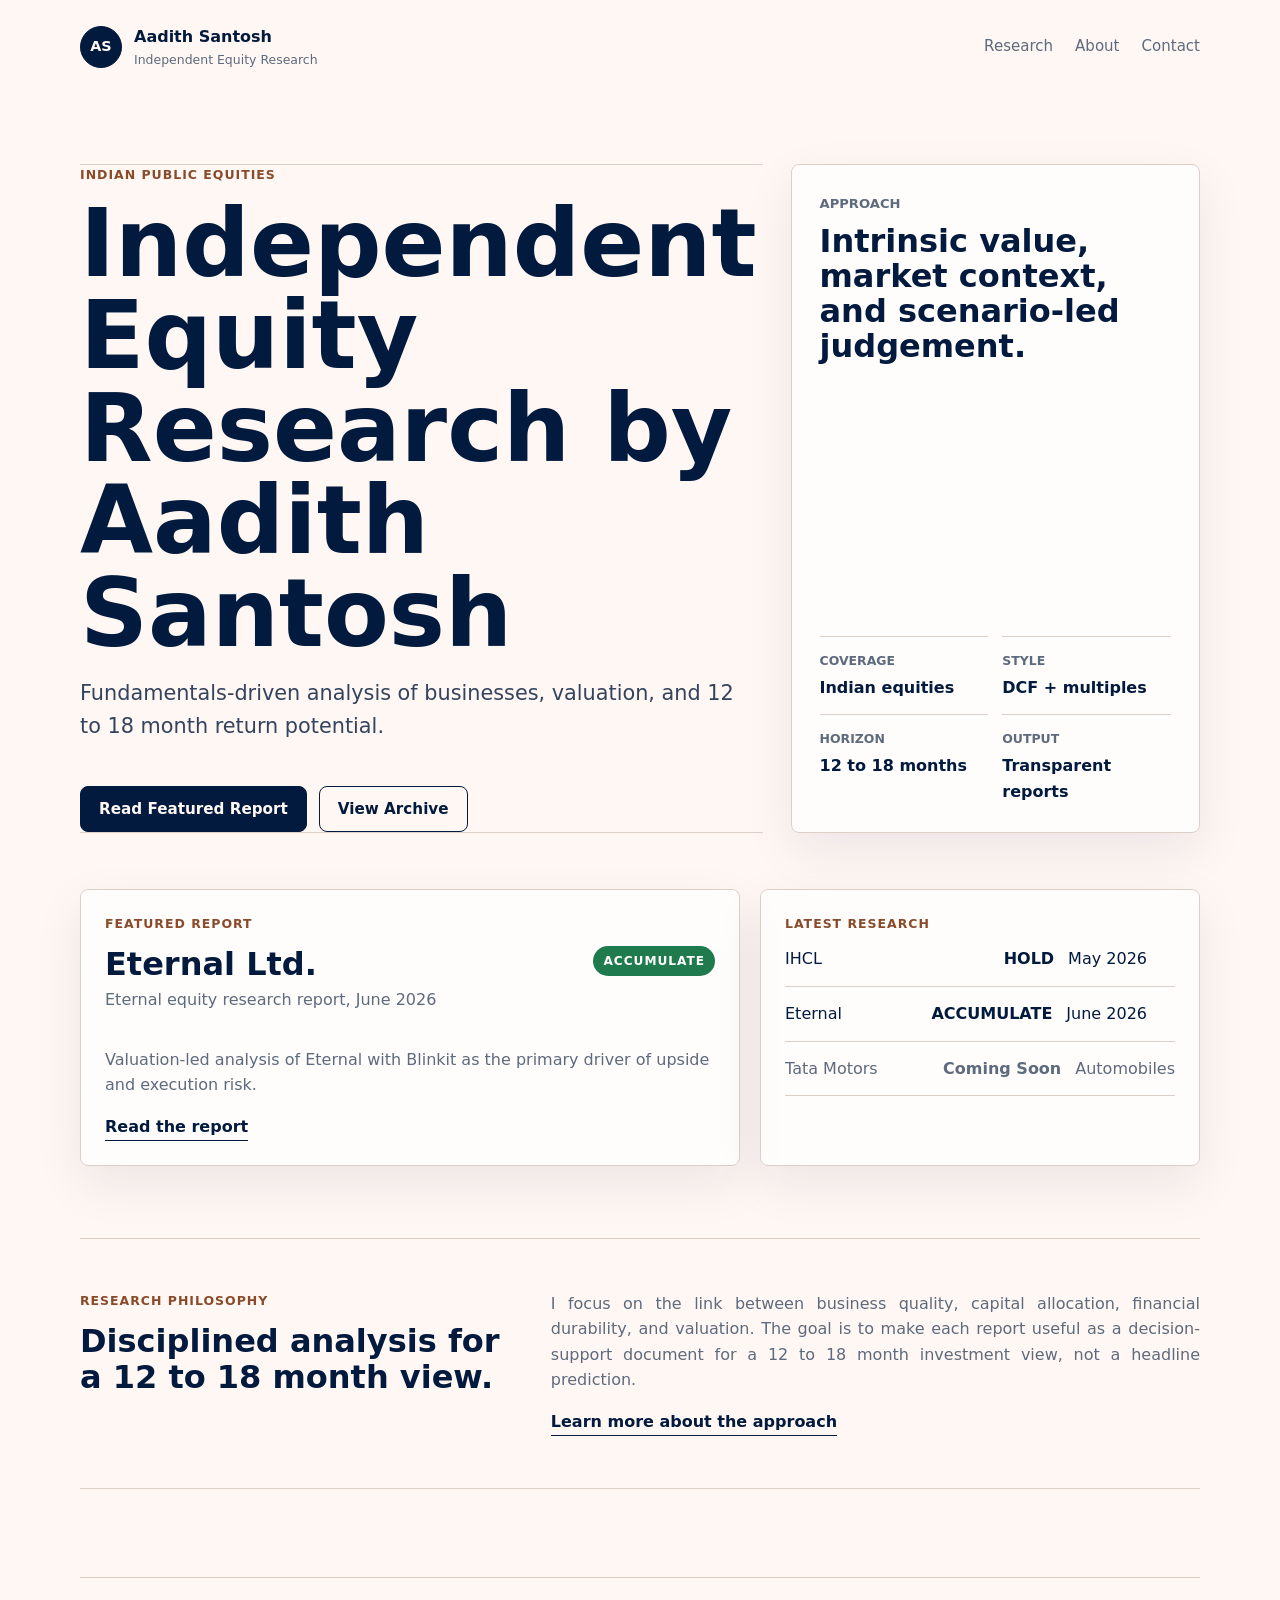
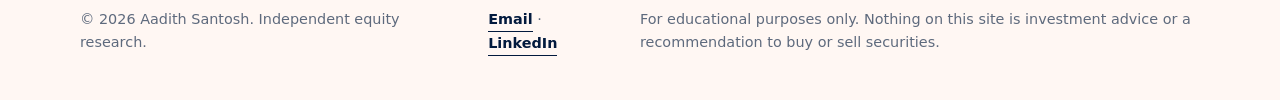
<file: index.html>
<!doctype html>
<html lang="en">
  <head>
    <meta charset="utf-8">
    <meta name="viewport" content="width=device-width, initial-scale=1">
    <title>Aadith Santosh | Independent Equity Research</title>
    <meta name="description" content="Independent equity research by Aadith Santosh, focused on Indian public equities, business quality, valuation discipline, and 12 to 18 month return potential.">
    <meta name="theme-color" content="#021A3E">
    <meta property="og:title" content="Aadith Santosh | Independent Equity Research">
    <meta property="og:description" content="Fundamentals-driven analysis of Indian public equities.">
    <meta property="og:type" content="website">
    <meta property="og:url" content="https://www.aadithsantosh.com/">
    <link rel="canonical" href="https://www.aadithsantosh.com/">
    <link rel="stylesheet" href="assets/css/style.css">
  </head>
  <body>
    <header class="site-header">
      <a class="brand" href="index.html" aria-label="Aadith Santosh home">
        <span class="brand-mark">AS</span>
        <span>
          <strong>Aadith Santosh</strong>
          <small>Independent Equity Research</small>
        </span>
      </a>
      <nav class="nav" aria-label="Primary navigation">
        <a href="research/index.html">Research</a>
        <a href="about/index.html">About</a>
        <a href="mailto:aadithsantosh@outlook.com">Contact</a>
      </nav>
    </header>

    <main>
      <section class="hero">
        <div class="hero-copy">
          <p class="eyebrow">Indian Public Equities</p>
          <h1>Independent Equity Research by Aadith Santosh</h1>
          <p class="lead">Fundamentals-driven analysis of businesses, valuation, and 12 to 18 month return potential.</p>
          <div class="hero-actions">
            <a class="button button-primary" href="research/eternal-2026.html">Read Featured Report</a>
            <a class="button button-secondary" href="research/index.html">View Archive</a>
          </div>
        </div>
        <aside class="hero-panel" aria-label="Research focus">
          <div>
            <span class="panel-label">Approach</span>
            <strong>Intrinsic value, market context, and scenario-led judgement.</strong>
          </div>
          <dl class="metric-grid">
            <div>
              <dt>Coverage</dt>
              <dd>Indian equities</dd>
            </div>
            <div>
              <dt>Style</dt>
              <dd>DCF + multiples</dd>
            </div>
            <div>
              <dt>Horizon</dt>
              <dd>12 to 18 months</dd>
            </div>
            <div>
              <dt>Output</dt>
              <dd>Transparent reports</dd>
            </div>
          </dl>
        </aside>
      </section>

      <section class="section-grid">
        <article class="featured-card">
		  <p class="eyebrow">Featured Report</p>
		  <div class="report-heading">
			<div>
			  <h2>Eternal Ltd.</h2>
			  <p>Eternal equity research report, June 2026</p>
			</div>
			<span class="rating rating-accumulate">ACCUMULATE</span>
		  </div>
		  <p>Valuation-led analysis of Eternal with Blinkit as the primary driver of upside and execution risk.</p>
		  <a class="text-link" href="research/eternal-2026.html">Read the report</a>
		</article>


        <article class="note-card">
          <p class="eyebrow">Latest Research</p>
          <ul class="research-list">
            <li>
              <a href="research/ihcl-2026.html">
                <span>IHCL</span>
                <strong>HOLD</strong>
                <time datetime="2026-05">May 2026</time>
              </a>
            </li>
            <li>
              <a href="research/eternal-2026.html">
                <span>Eternal</span>
                <strong>ACCUMULATE</strong>
                <time datetime="2026-06">June 2026</time>
              </a>
            </li>
            <li class="muted-item">
              <span>Tata Motors</span>
              <strong>Coming Soon</strong>
              <span>Automobiles</span>
            </li>
          </ul>
        </article>
      </section>

      <section class="split-section">
        <div>
          <p class="eyebrow">Research Philosophy</p>
          <h2>Disciplined analysis for a 12 to 18 month view.</h2>
        </div>
        <div class="prose">
          <p>I focus on the link between business quality, capital allocation, financial durability, and valuation. The goal is to make each report useful as a decision-support document for a 12 to 18 month investment view, not a headline prediction.</p>
          <a class="text-link" href="about/index.html">Learn more about the approach</a>
        </div>
      </section>
    </main>

    <footer class="site-footer">
      <p>© 2026 Aadith Santosh. Independent equity research.</p>
      <p><a class="text-link" href="mailto:aadithsantosh@outlook.com">Email</a> · <a class="text-link" href="https://www.linkedin.com/in/aadith-santosh-8b3b07204">LinkedIn</a></p>
      <p class="disclaimer">For educational purposes only. Nothing on this site is investment advice or a recommendation to buy or sell securities.</p>
    </footer>
  </body>
</html>
</file>
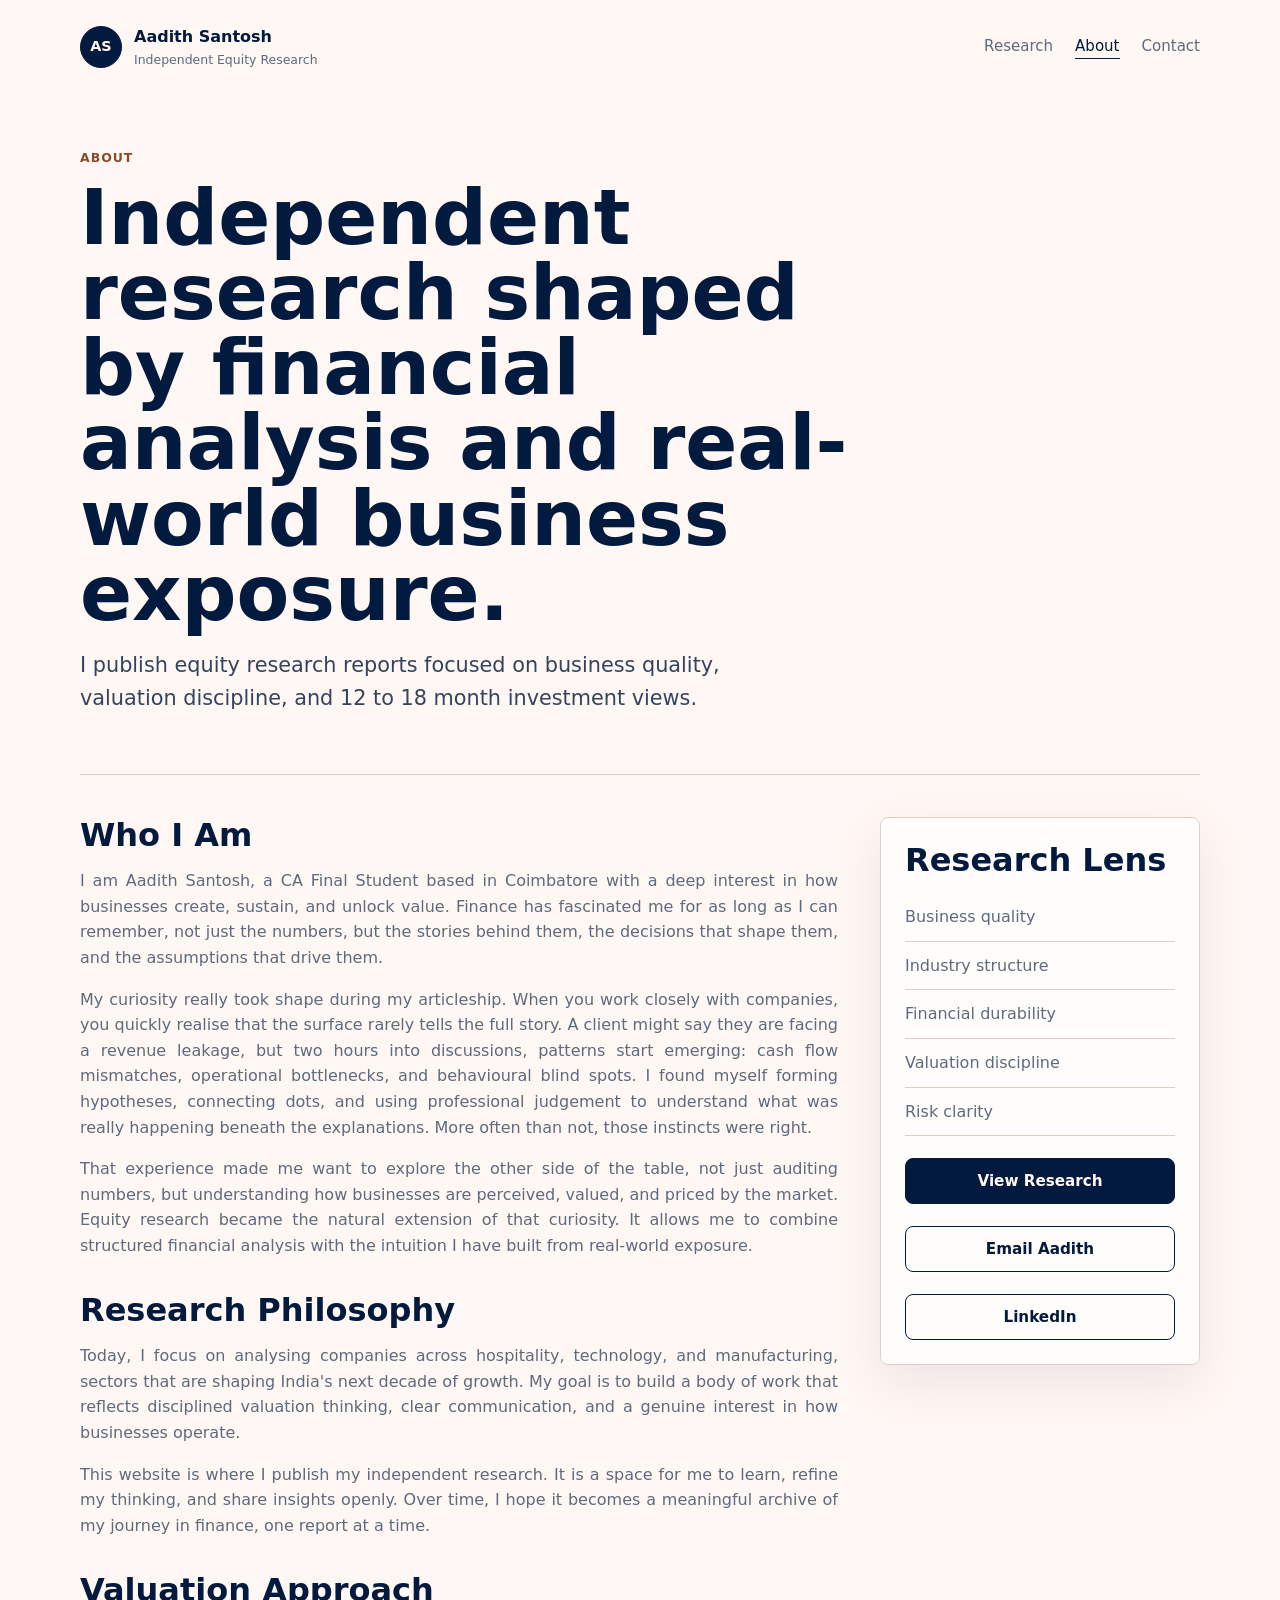
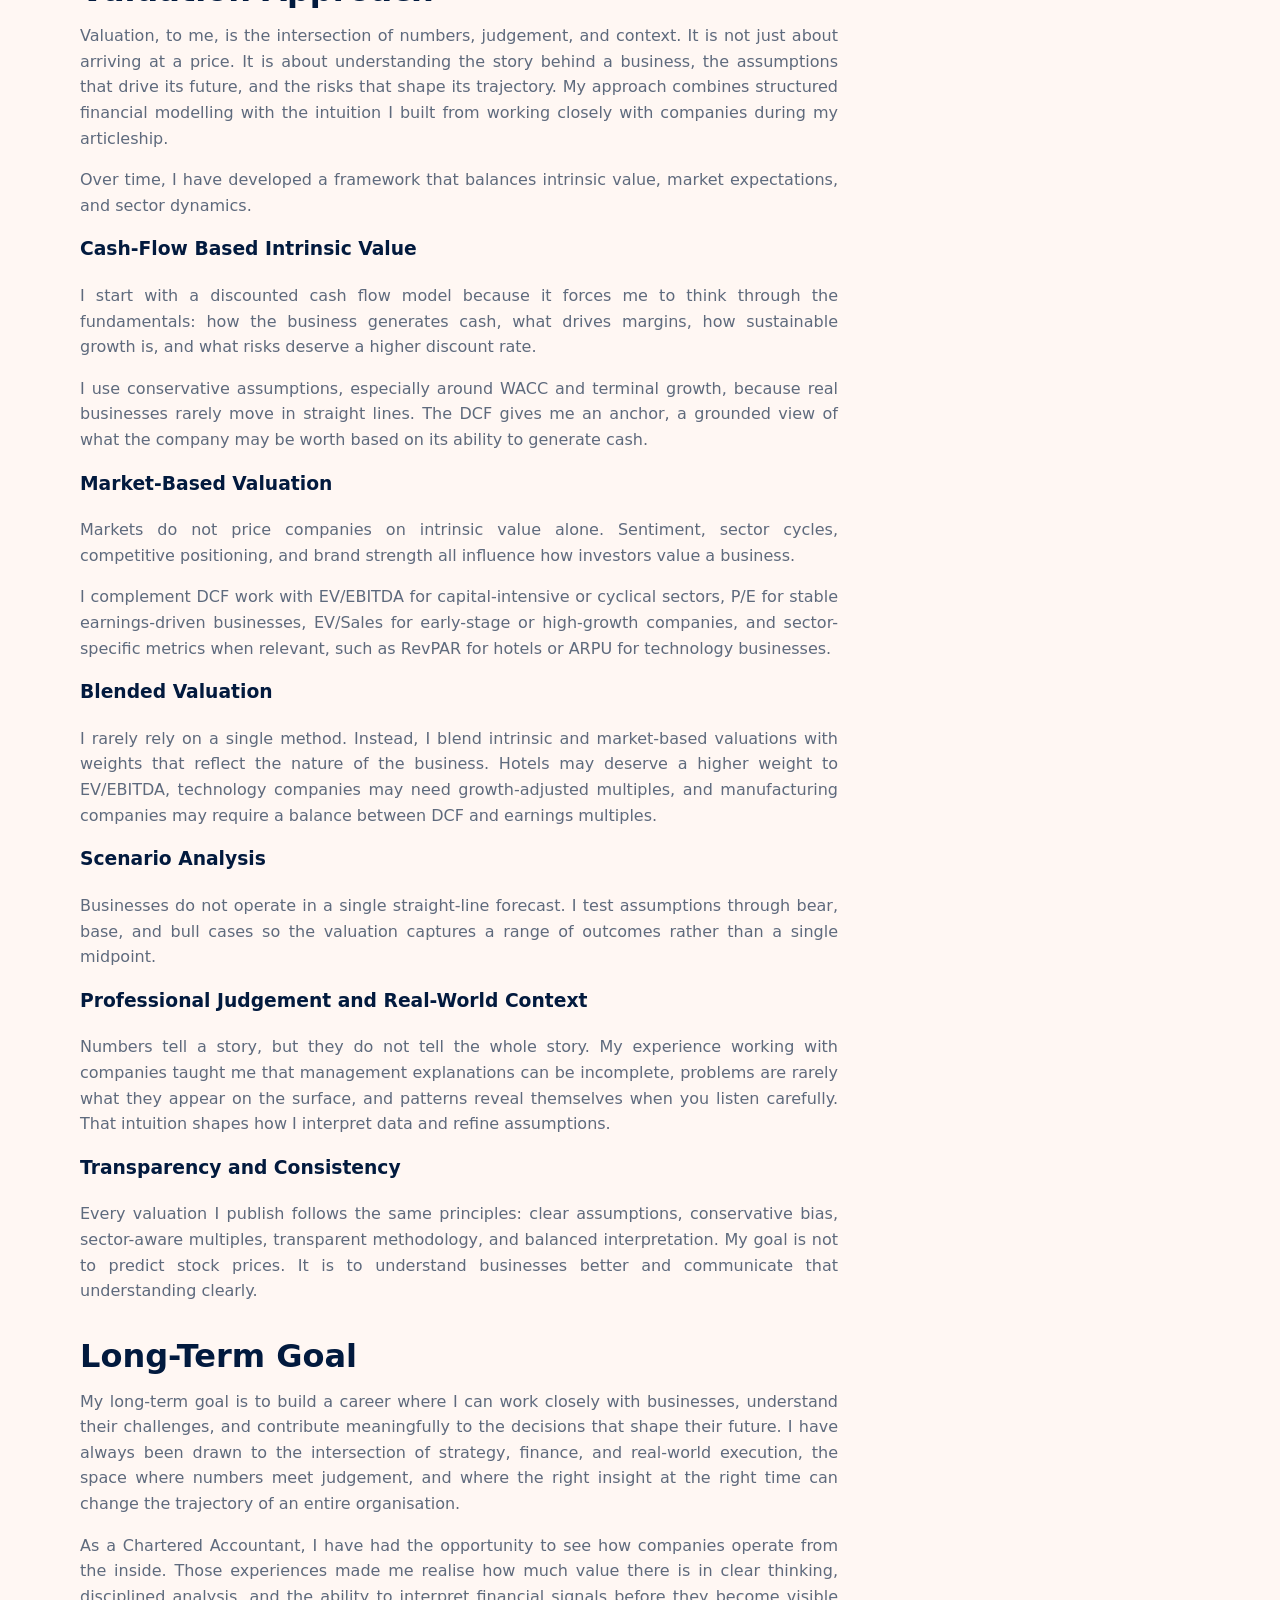
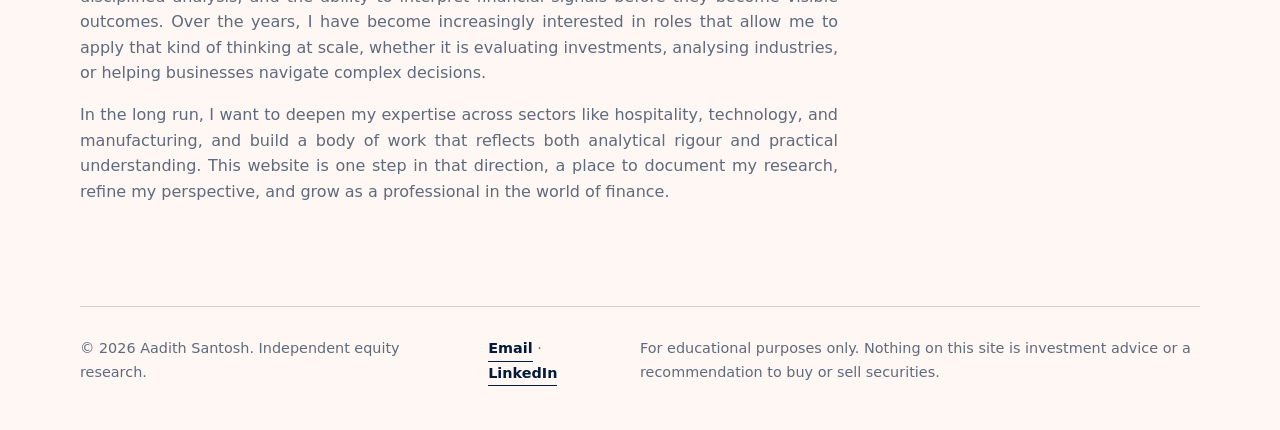
<file: about/index.html>
<!doctype html>
<html lang="en">
  <head>
    <meta charset="utf-8">
    <meta name="viewport" content="width=device-width, initial-scale=1">
    <title>About | Aadith Santosh</title>
    <meta name="description" content="About Aadith Santosh and his independent equity research philosophy.">
    <meta name="theme-color" content="#021A3E">
    <link rel="canonical" href="https://www.aadithsantosh.com/about/">
    <link rel="stylesheet" href="../assets/css/style.css">
  </head>
  <body>
    <header class="site-header">
      <a class="brand" href="../index.html">
        <span class="brand-mark">AS</span>
        <span>
          <strong>Aadith Santosh</strong>
          <small>Independent Equity Research</small>
        </span>
      </a>
      <nav class="nav" aria-label="Primary navigation">
        <a href="../research/index.html">Research</a>
        <a href="index.html" aria-current="page">About</a>
        <a href="mailto:aadithsantosh@outlook.com">Contact</a>
      </nav>
    </header>

    <main class="page-shell">
      <section class="page-hero">
        <p class="eyebrow">About</p>
        <h1>Independent research shaped by financial analysis and real-world business exposure.</h1>
        <p class="lead">I publish equity research reports focused on business quality, valuation discipline, and 12 to 18 month investment views.</p>
      </section>

      <section class="content-grid">
        <article class="prose">
          <h2>Who I Am</h2>
          <p>I am Aadith Santosh, a CA Final Student based in Coimbatore with a deep interest in how businesses create, sustain, and unlock value. Finance has fascinated me for as long as I can remember, not just the numbers, but the stories behind them, the decisions that shape them, and the assumptions that drive them.</p>

          <p>My curiosity really took shape during my articleship. When you work closely with companies, you quickly realise that the surface rarely tells the full story. A client might say they are facing a revenue leakage, but two hours into discussions, patterns start emerging: cash flow mismatches, operational bottlenecks, and behavioural blind spots. I found myself forming hypotheses, connecting dots, and using professional judgement to understand what was really happening beneath the explanations. More often than not, those instincts were right.</p>

          <p>That experience made me want to explore the other side of the table, not just auditing numbers, but understanding how businesses are perceived, valued, and priced by the market. Equity research became the natural extension of that curiosity. It allows me to combine structured financial analysis with the intuition I have built from real-world exposure.</p>

          <h2>Research Philosophy</h2>
          <p>Today, I focus on analysing companies across hospitality, technology, and manufacturing, sectors that are shaping India's next decade of growth. My goal is to build a body of work that reflects disciplined valuation thinking, clear communication, and a genuine interest in how businesses operate.</p>

          <p>This website is where I publish my independent research. It is a space for me to learn, refine my thinking, and share insights openly. Over time, I hope it becomes a meaningful archive of my journey in finance, one report at a time.</p>

          <h2>Valuation Approach</h2>
          <p>Valuation, to me, is the intersection of numbers, judgement, and context. It is not just about arriving at a price. It is about understanding the story behind a business, the assumptions that drive its future, and the risks that shape its trajectory. My approach combines structured financial modelling with the intuition I built from working closely with companies during my articleship.</p>

          <p>Over time, I have developed a framework that balances intrinsic value, market expectations, and sector dynamics.</p>

          <h3>Cash-Flow Based Intrinsic Value</h3>
          <p>I start with a discounted cash flow model because it forces me to think through the fundamentals: how the business generates cash, what drives margins, how sustainable growth is, and what risks deserve a higher discount rate.</p>
          <p>I use conservative assumptions, especially around WACC and terminal growth, because real businesses rarely move in straight lines. The DCF gives me an anchor, a grounded view of what the company may be worth based on its ability to generate cash.</p>

          <h3>Market-Based Valuation</h3>
          <p>Markets do not price companies on intrinsic value alone. Sentiment, sector cycles, competitive positioning, and brand strength all influence how investors value a business.</p>
          <p>I complement DCF work with EV/EBITDA for capital-intensive or cyclical sectors, P/E for stable earnings-driven businesses, EV/Sales for early-stage or high-growth companies, and sector-specific metrics when relevant, such as RevPAR for hotels or ARPU for technology businesses.</p>

          <h3>Blended Valuation</h3>
          <p>I rarely rely on a single method. Instead, I blend intrinsic and market-based valuations with weights that reflect the nature of the business. Hotels may deserve a higher weight to EV/EBITDA, technology companies may need growth-adjusted multiples, and manufacturing companies may require a balance between DCF and earnings multiples.</p>

          <h3>Scenario Analysis</h3>
          <p>Businesses do not operate in a single straight-line forecast. I test assumptions through bear, base, and bull cases so the valuation captures a range of outcomes rather than a single midpoint.</p>

          <h3>Professional Judgement and Real-World Context</h3>
          <p>Numbers tell a story, but they do not tell the whole story. My experience working with companies taught me that management explanations can be incomplete, problems are rarely what they appear on the surface, and patterns reveal themselves when you listen carefully. That intuition shapes how I interpret data and refine assumptions.</p>

          <h3>Transparency and Consistency</h3>
          <p>Every valuation I publish follows the same principles: clear assumptions, conservative bias, sector-aware multiples, transparent methodology, and balanced interpretation. My goal is not to predict stock prices. It is to understand businesses better and communicate that understanding clearly.</p>

          <h2>Long-Term Goal</h2>
          <p>My long-term goal is to build a career where I can work closely with businesses, understand their challenges, and contribute meaningfully to the decisions that shape their future. I have always been drawn to the intersection of strategy, finance, and real-world execution, the space where numbers meet judgement, and where the right insight at the right time can change the trajectory of an entire organisation.</p>

          <p>As a Chartered Accountant, I have had the opportunity to see how companies operate from the inside. Those experiences made me realise how much value there is in clear thinking, disciplined analysis, and the ability to interpret financial signals before they become visible outcomes. Over the years, I have become increasingly interested in roles that allow me to apply that kind of thinking at scale, whether it is evaluating investments, analysing industries, or helping businesses navigate complex decisions.</p>

          <p>In the long run, I want to deepen my expertise across sectors like hospitality, technology, and manufacturing, and build a body of work that reflects both analytical rigour and practical understanding. This website is one step in that direction, a place to document my research, refine my perspective, and grow as a professional in the world of finance.</p>
        </article>

        <aside class="side-panel">
          <h2>Research Lens</h2>
          <ul class="check-list">
            <li>Business quality</li>
            <li>Industry structure</li>
            <li>Financial durability</li>
            <li>Valuation discipline</li>
            <li>Risk clarity</li>
          </ul>
          <a class="button button-primary full-width" href="../research/index.html">View Research</a>
          <a class="button button-secondary full-width" href="mailto:aadithsantosh@outlook.com">Email Aadith</a>
          <a class="button button-secondary full-width" href="https://www.linkedin.com/in/aadith-santosh-8b3b07204">LinkedIn</a>
        </aside>
      </section>
    </main>

    <footer class="site-footer">
      <p>© 2026 Aadith Santosh. Independent equity research.</p>
      <p><a class="text-link" href="mailto:aadithsantosh@outlook.com">Email</a> · <a class="text-link" href="https://www.linkedin.com/in/aadith-santosh-8b3b07204">LinkedIn</a></p>
      <p class="disclaimer">For educational purposes only. Nothing on this site is investment advice or a recommendation to buy or sell securities.</p>
    </footer>
  </body>
</html>
</file>
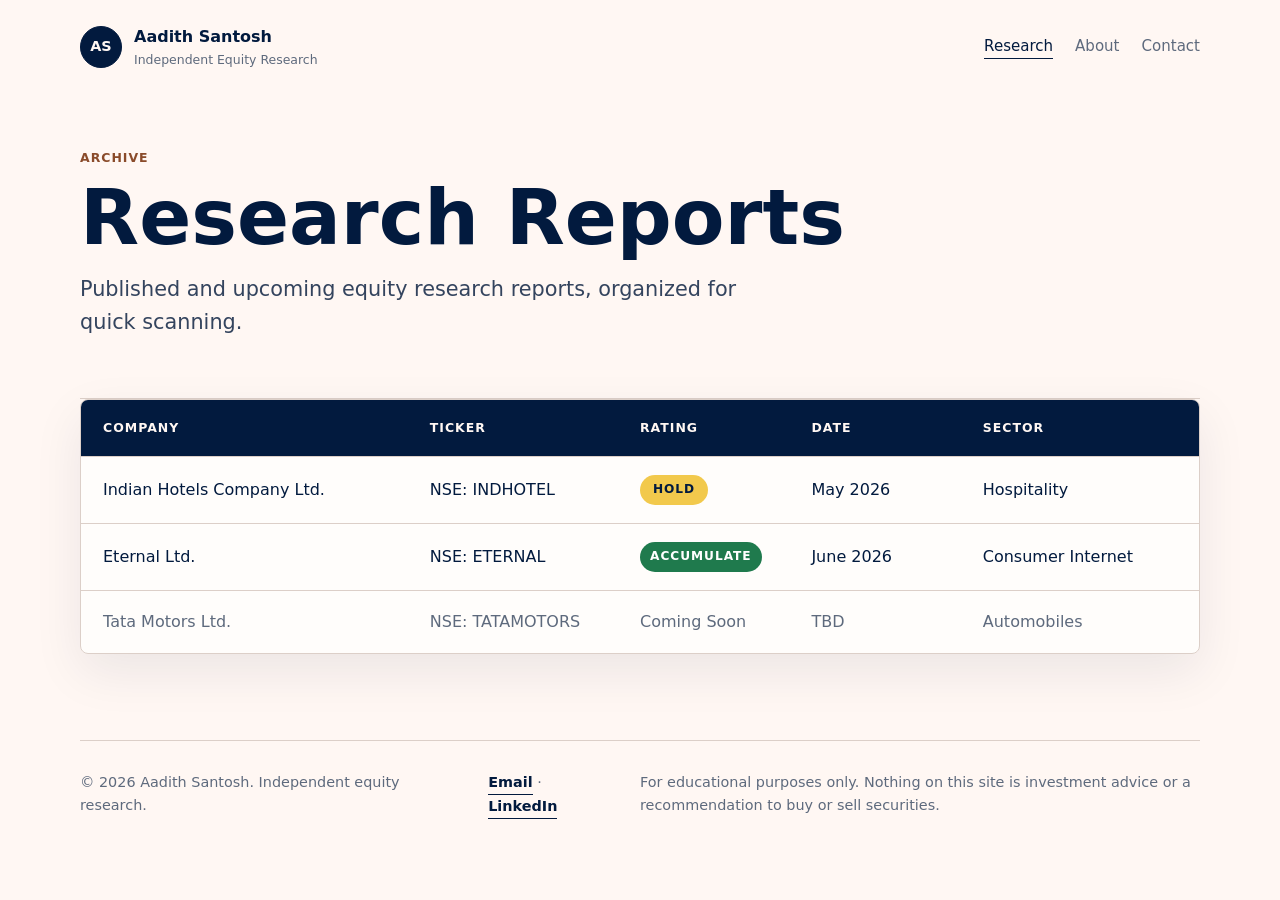
<file: research/index.html>
<!doctype html>
<html lang="en">
  <head>
    <meta charset="utf-8">
    <meta name="viewport" content="width=device-width, initial-scale=1">
    <title>Research Archive | Aadith Santosh</title>
    <meta name="description" content="Research archive of equity reports by Aadith Santosh.">
    <meta name="theme-color" content="#021A3E">
    <link rel="canonical" href="https://www.aadithsantosh.com/research/">
    <link rel="stylesheet" href="../assets/css/style.css">
  </head>
  <body>
    <header class="site-header">
      <a class="brand" href="../index.html">
        <span class="brand-mark">AS</span>
        <span>
          <strong>Aadith Santosh</strong>
          <small>Independent Equity Research</small>
        </span>
      </a>
      <nav class="nav" aria-label="Primary navigation">
        <a href="index.html" aria-current="page">Research</a>
        <a href="../about/index.html">About</a>
        <a href="mailto:aadithsantosh@outlook.com">Contact</a>
      </nav>
    </header>

    <main class="page-shell">
      <section class="page-hero">
        <p class="eyebrow">Archive</p>
        <h1>Research Reports</h1>
        <p class="lead">Published and upcoming equity research reports, organized for quick scanning.</p>
      </section>

      <section class="table-card" aria-label="Research report archive">
        <div class="archive-row archive-head">
          <span>Company</span>
          <span>Ticker</span>
          <span>Rating</span>
          <span>Date</span>
          <span>Sector</span>
        </div>
        <a class="archive-row" href="ihcl-2026.html">
          <span>Indian Hotels Company Ltd.</span>
          <span>NSE: INDHOTEL</span>
          <span><span class="rating rating-hold">HOLD</span></span>
          <time datetime="2026-05">May 2026</time>
          <span>Hospitality</span>
        </a>
        <a class="archive-row" href="eternal-2026.html">
          <span>Eternal Ltd.</span>
          <span>NSE: ETERNAL</span>
          <span><span class="rating rating-accumulate">ACCUMULATE</span></span>
          <time datetime="2026-06">June 2026</time>
          <span>Consumer Internet</span>
        </a>
        <div class="archive-row archive-muted">
          <span>Tata Motors Ltd.</span>
          <span>NSE: TATAMOTORS</span>
          <span>Coming Soon</span>
          <span>TBD</span>
          <span>Automobiles</span>
        </div>
      </section>
    </main>

    <footer class="site-footer">
      <p>© 2026 Aadith Santosh. Independent equity research.</p>
      <p><a class="text-link" href="mailto:aadithsantosh@outlook.com">Email</a> · <a class="text-link" href="https://www.linkedin.com/in/aadith-santosh-8b3b07204">LinkedIn</a></p>
      <p class="disclaimer">For educational purposes only. Nothing on this site is investment advice or a recommendation to buy or sell securities.</p>
    </footer>
  </body>
</html>
</file>
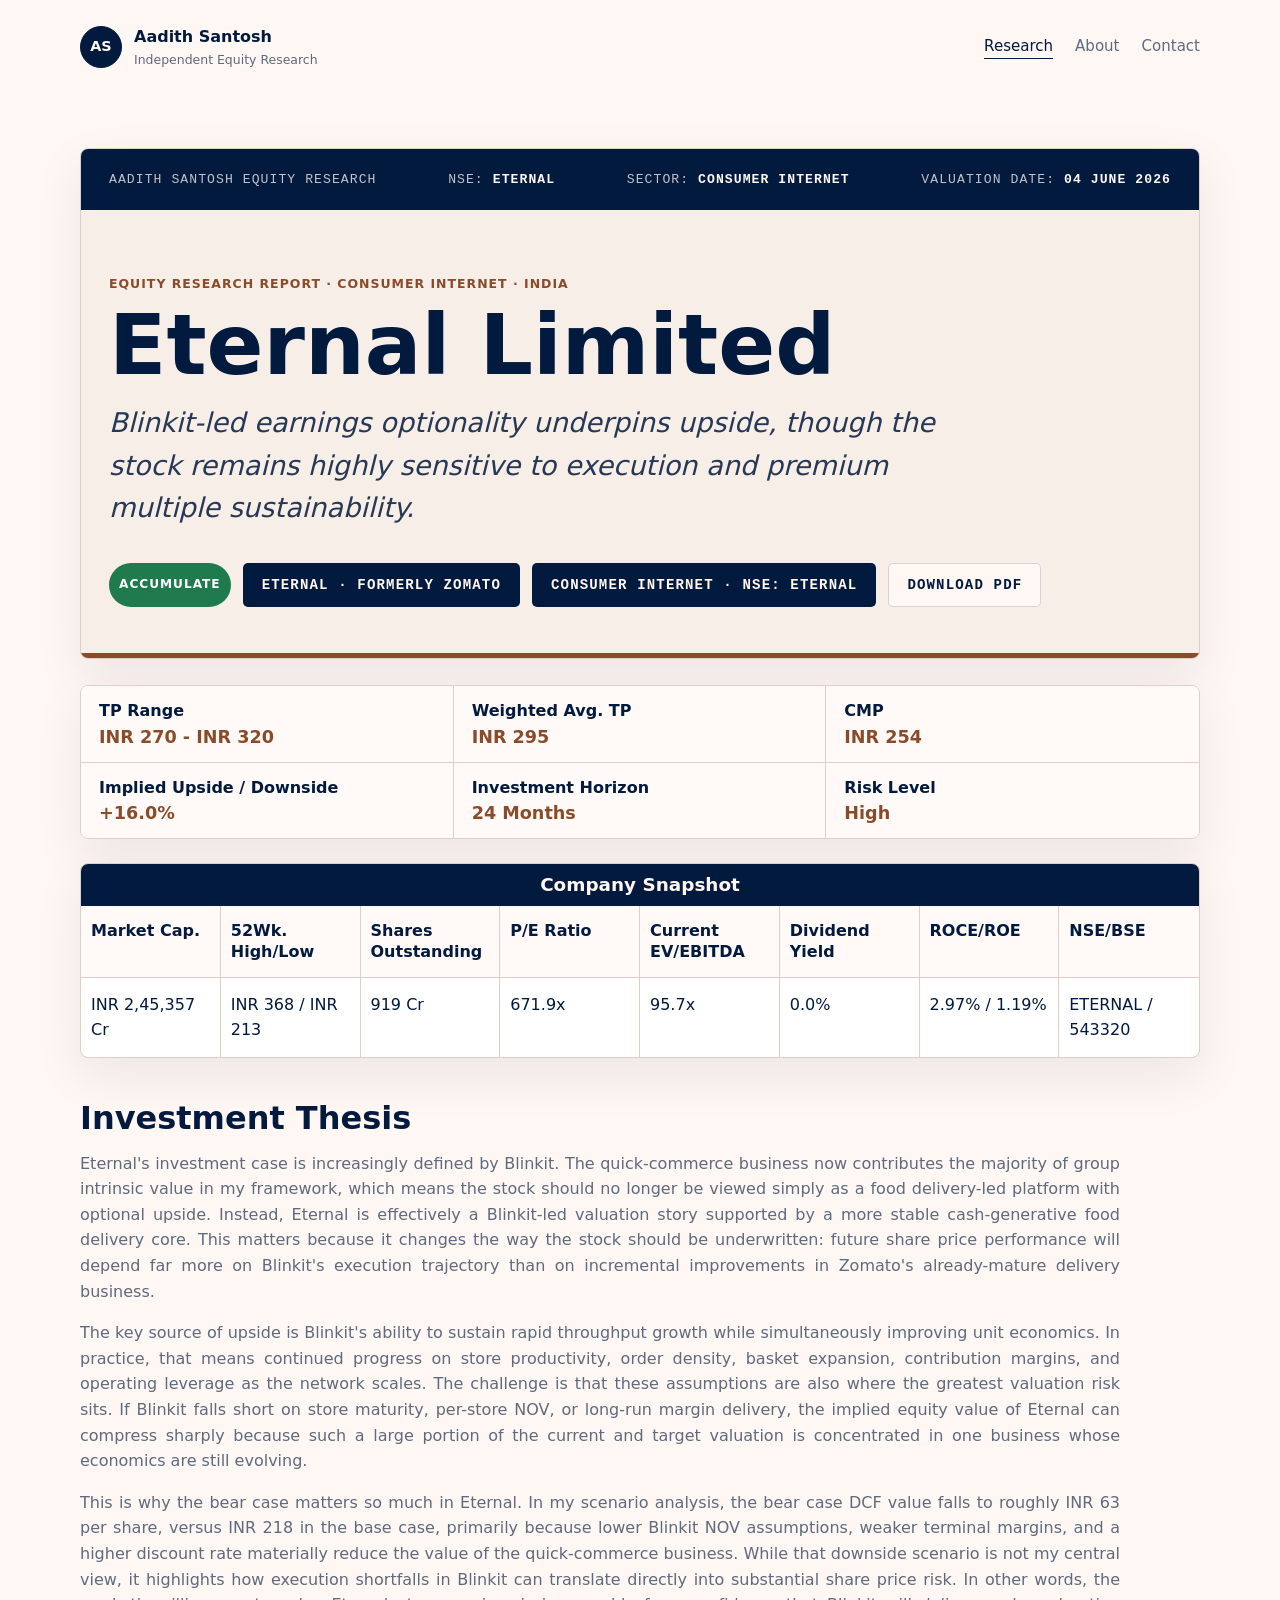
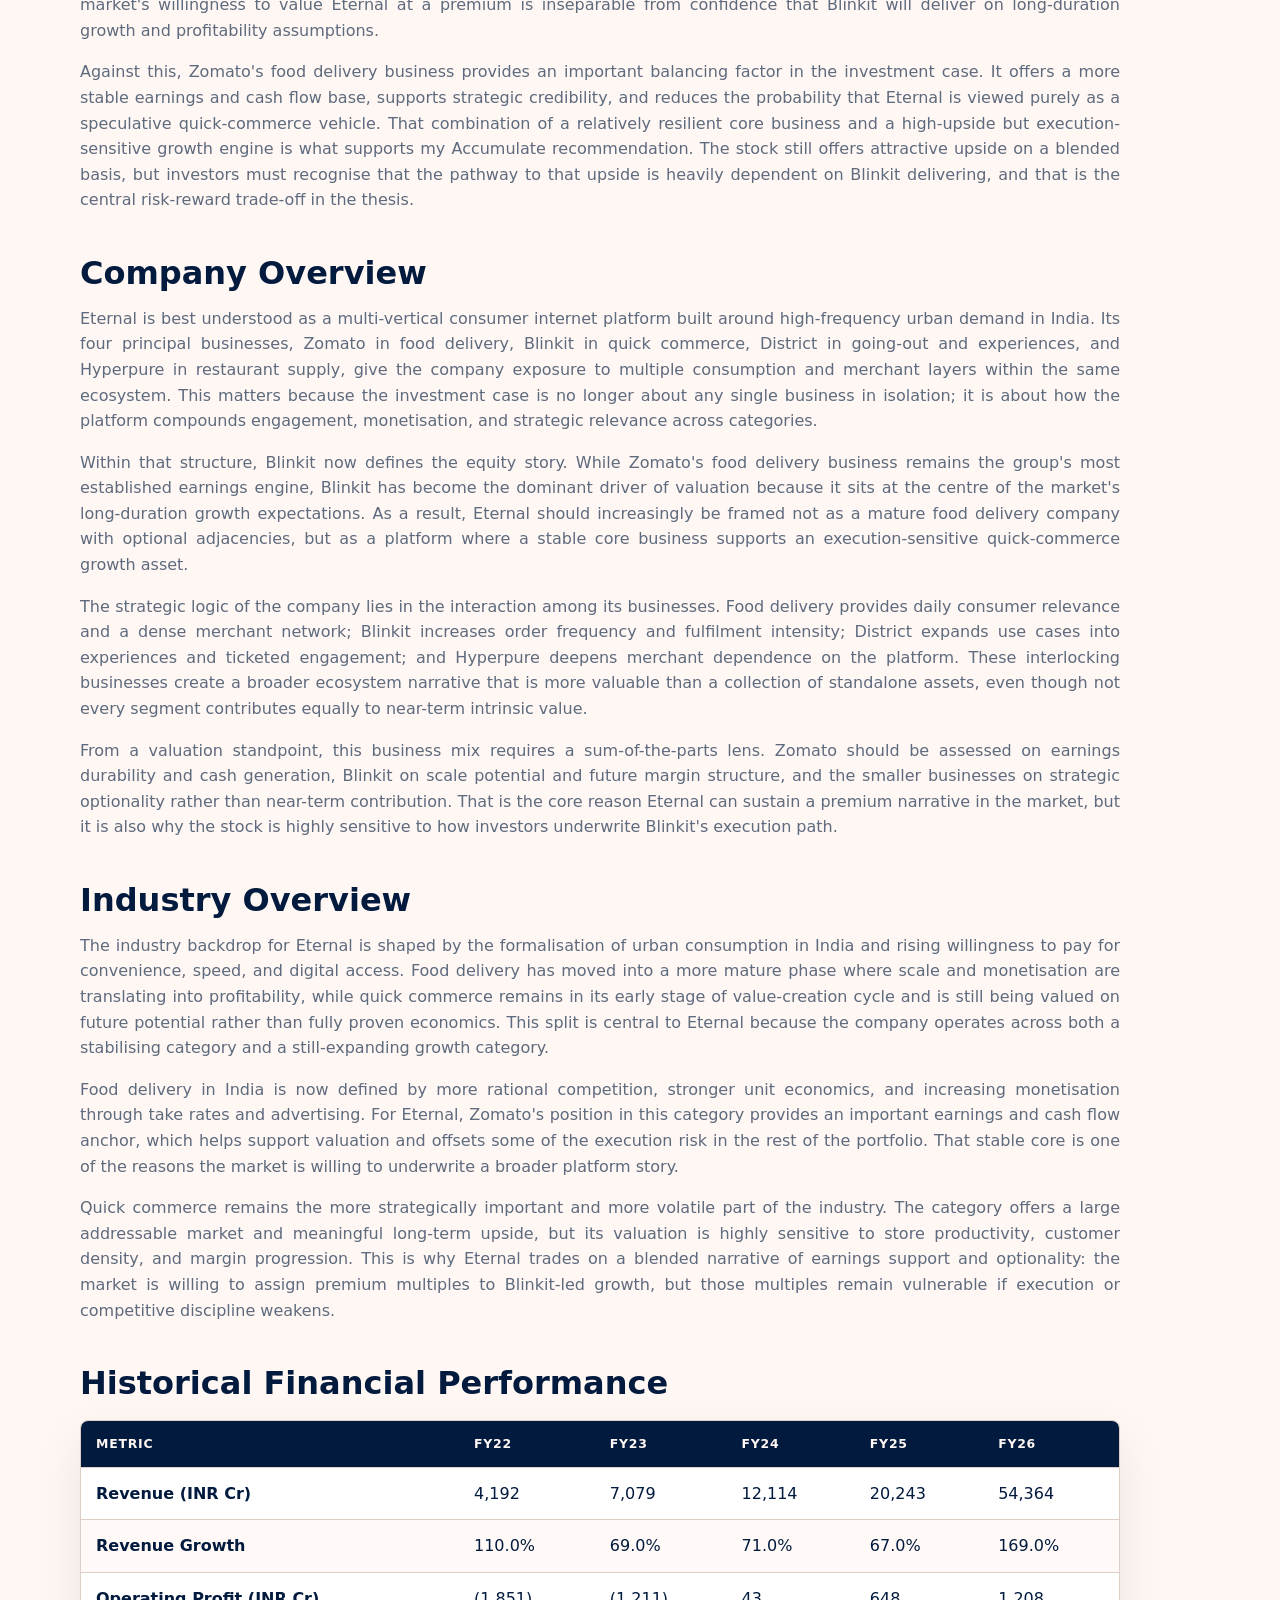
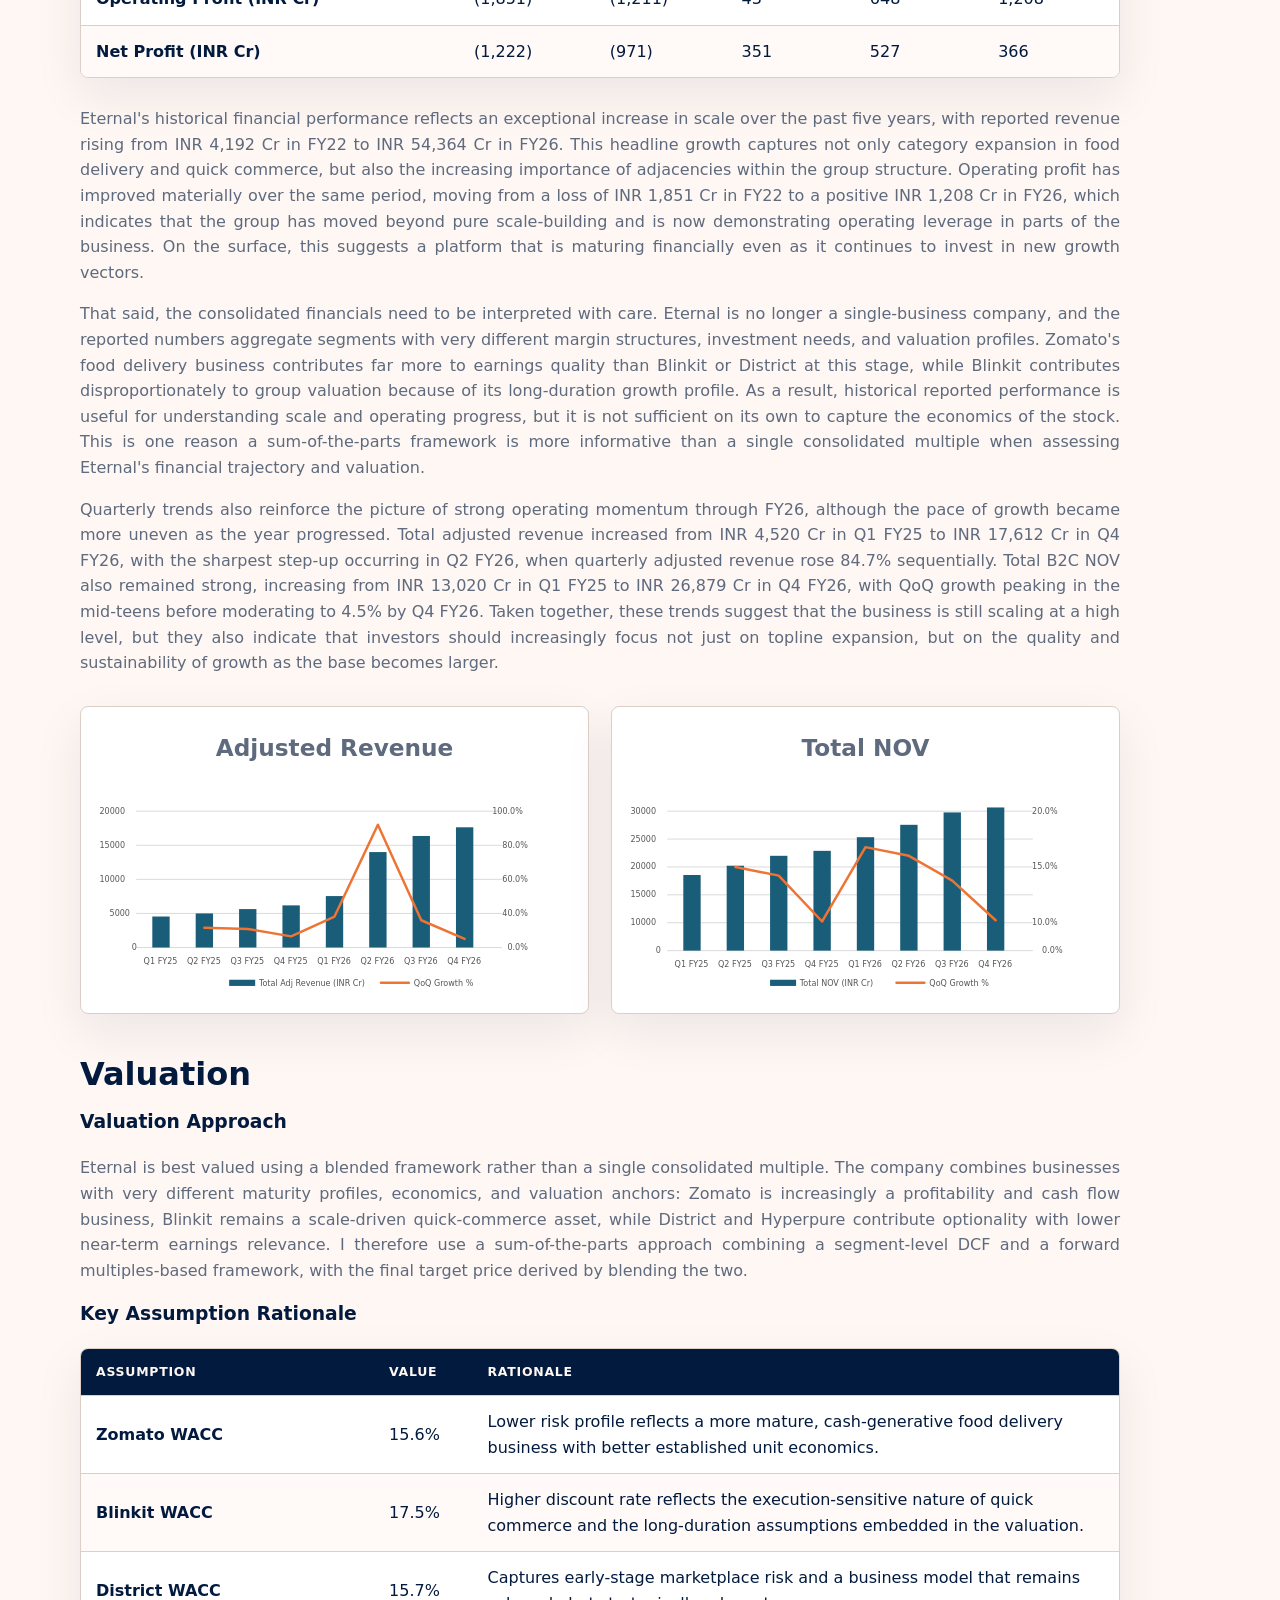
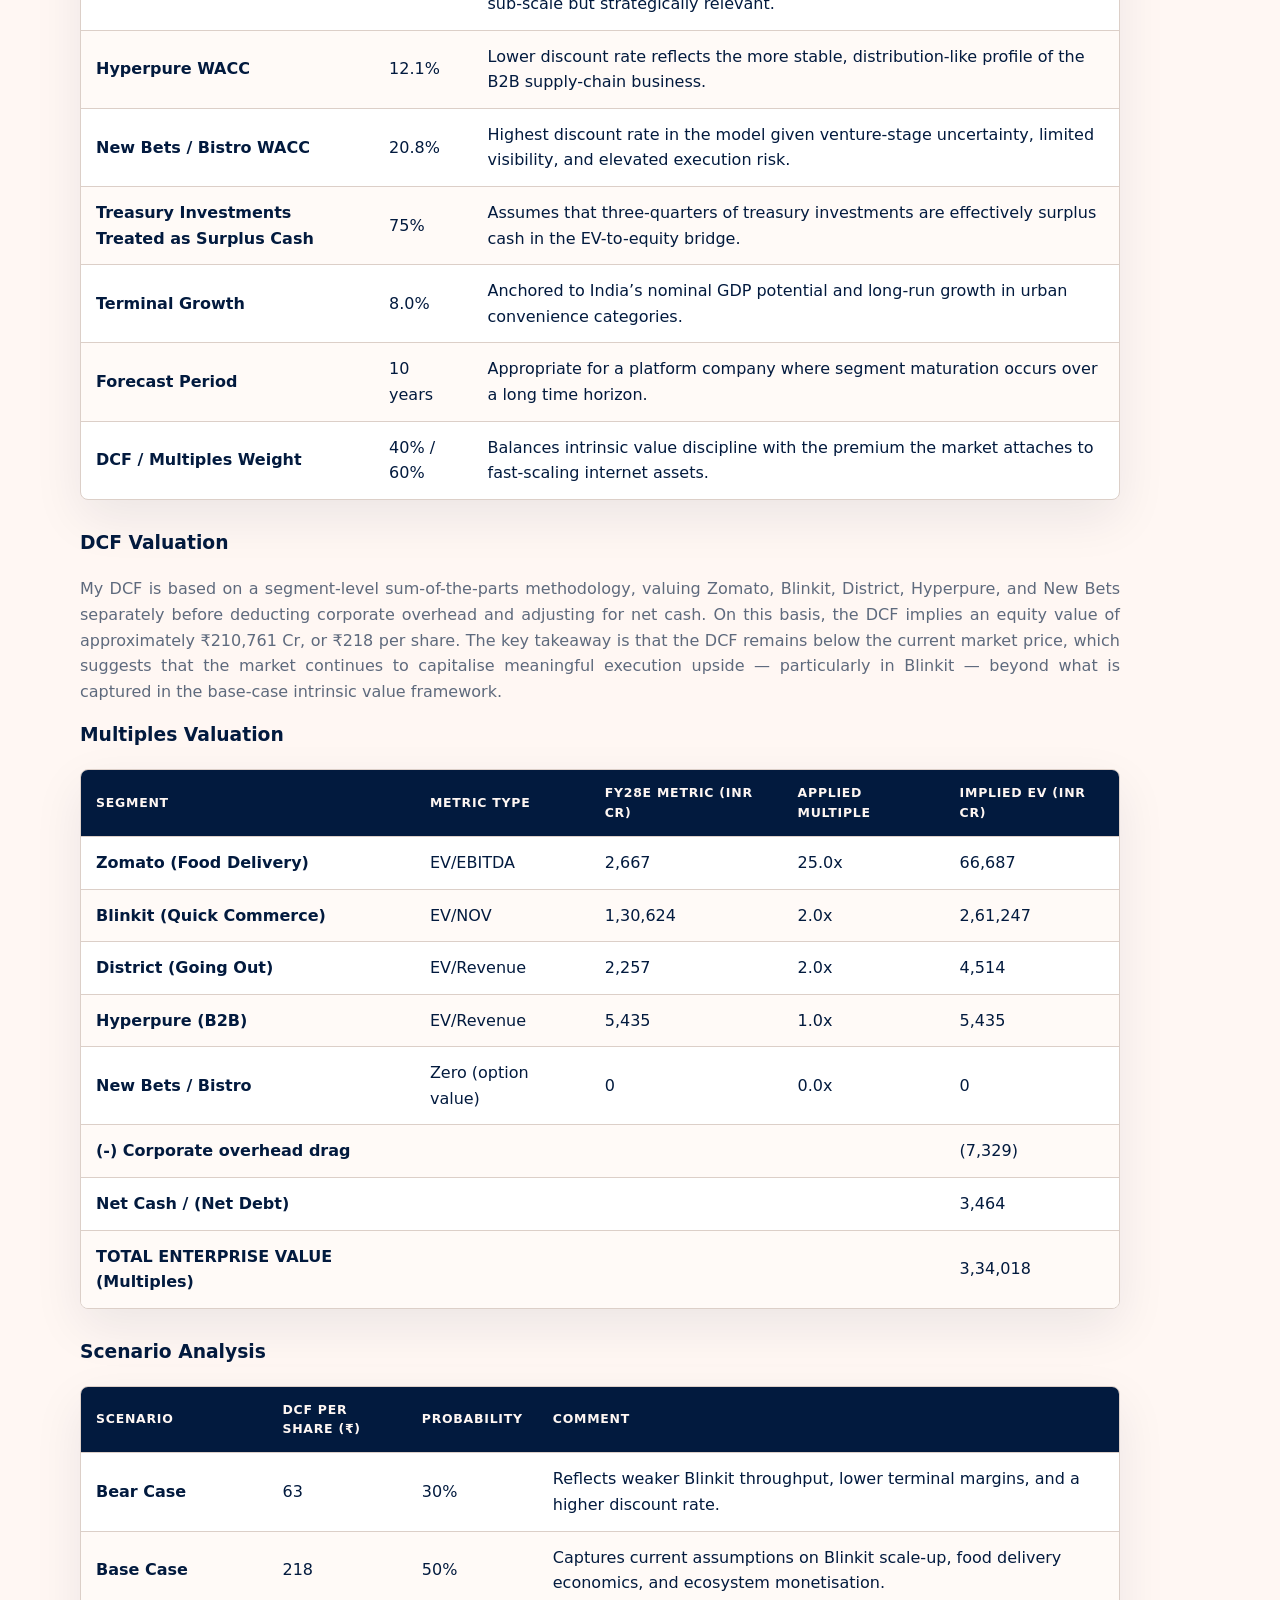
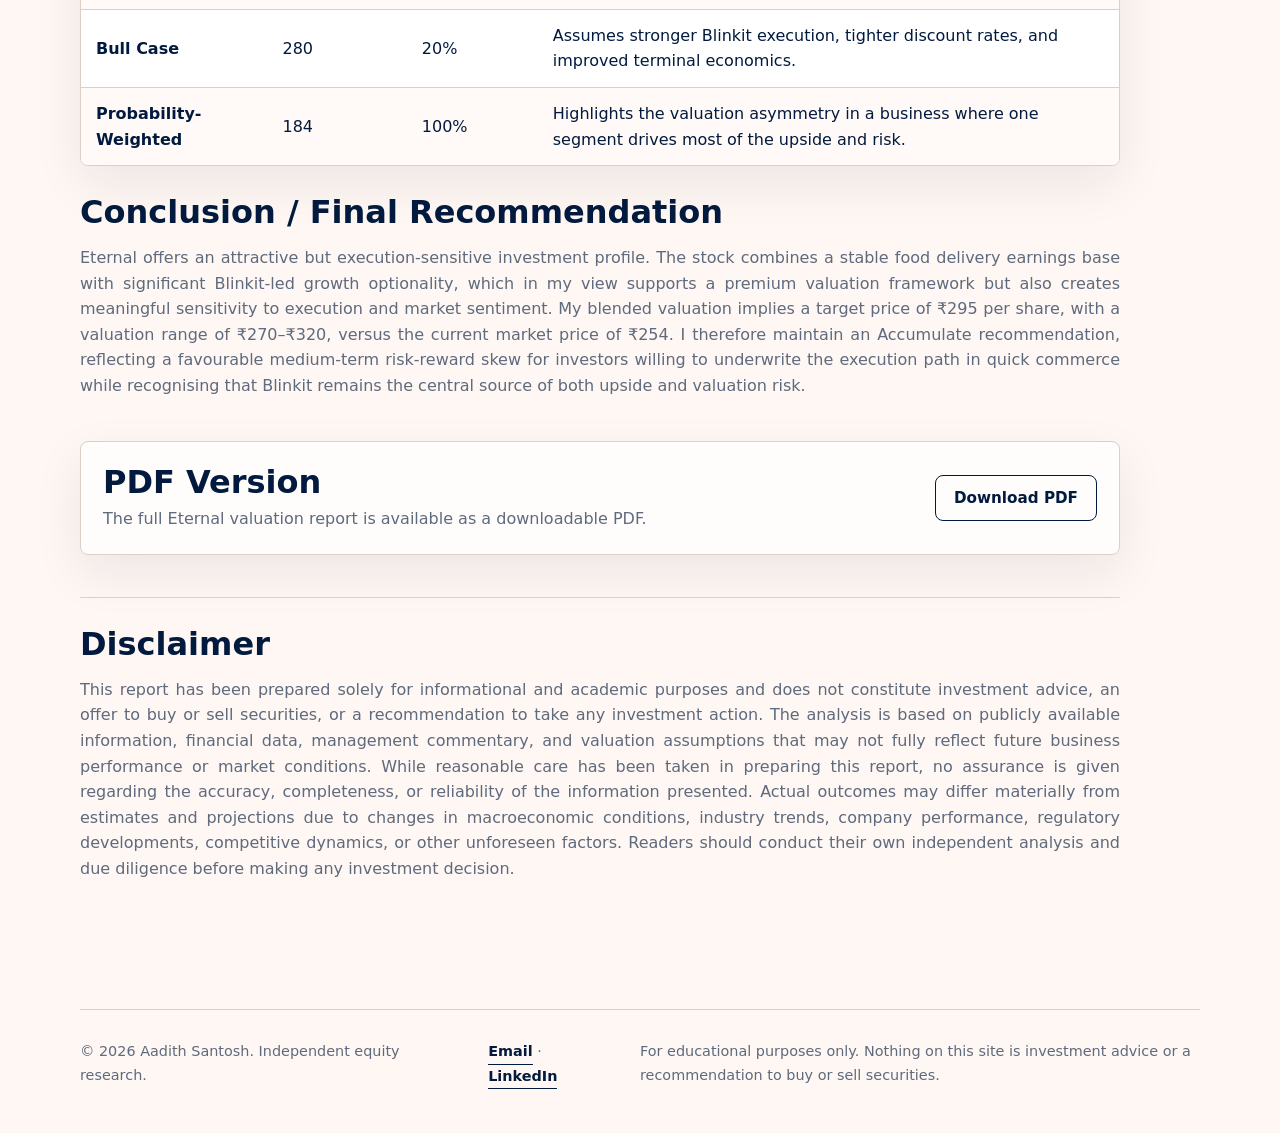
<file: research/eternal-2026.html>
<!doctype html>
<html lang="en">
  <head>
    <meta charset="utf-8">
    <meta name="viewport" content="width=device-width, initial-scale=1">
    <title>Eternal Valuation Report | Aadith Santosh</title>
    <meta name="description" content="Eternal Ltd. valuation report by Aadith Santosh.">
    <meta name="theme-color" content="#021A3E">
    <link rel="canonical" href="https://www.aadithsantosh.com/research/eternal-2026.html">
    <link rel="stylesheet" href="../assets/css/style.css">
  </head>
  <body>
    <header class="site-header">
      <a class="brand" href="../index.html">
        <span class="brand-mark">AS</span>
        <span>
          <strong>Aadith Santosh</strong>
          <small>Independent Equity Research</small>
        </span>
      </a>
      <nav class="nav" aria-label="Primary navigation">
        <a href="index.html" aria-current="page">Research</a>
        <a href="../about/index.html">About</a>
        <a href="mailto:aadithsantosh@outlook.com">Contact</a>
      </nav>
    </header>

    <main class="report-shell">
      <section class="report-cover">
        <div class="cover-topline">
          <span>Aadith Santosh Equity Research</span>
          <span>NSE: <strong>ETERNAL</strong></span>
          <span>Sector: <strong>Consumer Internet</strong></span>
          <span>Valuation Date: <strong>04 June 2026</strong></span>
        </div>

        <div class="cover-main">
          <p class="eyebrow">Equity Research Report · Consumer Internet · India</p>
          <h1>Eternal Limited</h1>
          <p class="report-subtitle">Blinkit-led earnings optionality underpins upside, though the stock remains highly sensitive to execution and premium multiple sustainability.</p>
          <div class="cover-tags">
            <span class="rating rating-accumulate">ACCUMULATE</span>
            <span class="tag">Eternal · Formerly Zomato</span>
            <span class="tag">Consumer Internet · NSE: ETERNAL</span>
            <a class="tag tag-link" href="../assets/pdf/Eternal%20Valuation%20(04-06-2026).pdf">Download PDF</a>
          </div>
        </div>
      </section>

      <section class="report-facts" aria-label="Eternal report details">
        <div class="facts-grid">
          <div>
            <span>TP Range</span>
            <strong>INR 270 - INR 320</strong>
          </div>
          <div>
            <span>Weighted Avg. TP</span>
            <strong>INR 295</strong>
          </div>
          <div>
            <span>CMP</span>
            <strong>INR 254</strong>
          </div>
          <div>
            <span>Implied Upside / Downside</span>
            <strong>+16.0%</strong>
          </div>
          <div>
            <span>Investment Horizon</span>
            <strong>24 Months</strong>
          </div>
          <div>
            <span>Risk Level</span>
            <strong>High</strong>
          </div>
        </div>

        <div class="snapshot-table" aria-label="Company snapshot">
          <h2>Company Snapshot</h2>
          <div class="snapshot-grid snapshot-head">
            <span>Market Cap.</span>
            <span>52Wk. High/Low</span>
            <span>Shares Outstanding</span>
            <span>P/E Ratio</span>
            <span>Current EV/EBITDA</span>
            <span>Dividend Yield</span>
            <span>ROCE/ROE</span>
            <span>NSE/BSE</span>
          </div>
          <div class="snapshot-grid">
            <span>INR 2,45,357 Cr</span>
            <span>INR 368 / INR 213</span>
            <span>919 Cr</span>
            <span>671.9x</span>
            <span>95.7x</span>
            <span>0.0%</span>
            <span>2.97% / 1.19%</span>
            <span>ETERNAL / 543320</span>
          </div>
        </div>
      </section>

      <article class="report-body">
        <section>
          <h2>Investment Thesis</h2>
          <p>Eternal's investment case is increasingly defined by Blinkit. The quick-commerce business now contributes the majority of group intrinsic value in my framework, which means the stock should no longer be viewed simply as a food delivery-led platform with optional upside. Instead, Eternal is effectively a Blinkit-led valuation story supported by a more stable cash-generative food delivery core. This matters because it changes the way the stock should be underwritten: future share price performance will depend far more on Blinkit's execution trajectory than on incremental improvements in Zomato's already-mature delivery business.</p>
          <p>The key source of upside is Blinkit's ability to sustain rapid throughput growth while simultaneously improving unit economics. In practice, that means continued progress on store productivity, order density, basket expansion, contribution margins, and operating leverage as the network scales. The challenge is that these assumptions are also where the greatest valuation risk sits. If Blinkit falls short on store maturity, per-store NOV, or long-run margin delivery, the implied equity value of Eternal can compress sharply because such a large portion of the current and target valuation is concentrated in one business whose economics are still evolving.</p>
          <p>This is why the bear case matters so much in Eternal. In my scenario analysis, the bear case DCF value falls to roughly INR 63 per share, versus INR 218 in the base case, primarily because lower Blinkit NOV assumptions, weaker terminal margins, and a higher discount rate materially reduce the value of the quick-commerce business. While that downside scenario is not my central view, it highlights how execution shortfalls in Blinkit can translate directly into substantial share price risk. In other words, the market's willingness to value Eternal at a premium is inseparable from confidence that Blinkit will deliver on long-duration growth and profitability assumptions.</p>
          <p>Against this, Zomato's food delivery business provides an important balancing factor in the investment case. It offers a more stable earnings and cash flow base, supports strategic credibility, and reduces the probability that Eternal is viewed purely as a speculative quick-commerce vehicle. That combination of a relatively resilient core business and a high-upside but execution-sensitive growth engine is what supports my Accumulate recommendation. The stock still offers attractive upside on a blended basis, but investors must recognise that the pathway to that upside is heavily dependent on Blinkit delivering, and that is the central risk-reward trade-off in the thesis.</p>
        </section>

        <section>
          <h2>Company Overview</h2>
          <p>Eternal is best understood as a multi-vertical consumer internet platform built around high-frequency urban demand in India. Its four principal businesses, Zomato in food delivery, Blinkit in quick commerce, District in going-out and experiences, and Hyperpure in restaurant supply, give the company exposure to multiple consumption and merchant layers within the same ecosystem. This matters because the investment case is no longer about any single business in isolation; it is about how the platform compounds engagement, monetisation, and strategic relevance across categories.</p>
          <p>Within that structure, Blinkit now defines the equity story. While Zomato's food delivery business remains the group's most established earnings engine, Blinkit has become the dominant driver of valuation because it sits at the centre of the market's long-duration growth expectations. As a result, Eternal should increasingly be framed not as a mature food delivery company with optional adjacencies, but as a platform where a stable core business supports an execution-sensitive quick-commerce growth asset.</p>
          <p>The strategic logic of the company lies in the interaction among its businesses. Food delivery provides daily consumer relevance and a dense merchant network; Blinkit increases order frequency and fulfilment intensity; District expands use cases into experiences and ticketed engagement; and Hyperpure deepens merchant dependence on the platform. These interlocking businesses create a broader ecosystem narrative that is more valuable than a collection of standalone assets, even though not every segment contributes equally to near-term intrinsic value.</p>
          <p>From a valuation standpoint, this business mix requires a sum-of-the-parts lens. Zomato should be assessed on earnings durability and cash generation, Blinkit on scale potential and future margin structure, and the smaller businesses on strategic optionality rather than near-term contribution. That is the core reason Eternal can sustain a premium narrative in the market, but it is also why the stock is highly sensitive to how investors underwrite Blinkit's execution path.</p>
        </section>

        <section>
          <h2>Industry Overview</h2>
          <p>The industry backdrop for Eternal is shaped by the formalisation of urban consumption in India and rising willingness to pay for convenience, speed, and digital access. Food delivery has moved into a more mature phase where scale and monetisation are translating into profitability, while quick commerce remains in its early stage of value-creation cycle and is still being valued on future potential rather than fully proven economics. This split is central to Eternal because the company operates across both a stabilising category and a still-expanding growth category.</p>
          <p>Food delivery in India is now defined by more rational competition, stronger unit economics, and increasing monetisation through take rates and advertising. For Eternal, Zomato's position in this category provides an important earnings and cash flow anchor, which helps support valuation and offsets some of the execution risk in the rest of the portfolio. That stable core is one of the reasons the market is willing to underwrite a broader platform story.</p>
          <p>Quick commerce remains the more strategically important and more volatile part of the industry. The category offers a large addressable market and meaningful long-term upside, but its valuation is highly sensitive to store productivity, customer density, and margin progression. This is why Eternal trades on a blended narrative of earnings support and optionality: the market is willing to assign premium multiples to Blinkit-led growth, but those multiples remain vulnerable if execution or competitive discipline weakens.</p>
        </section>

        <section>
          <h2>Historical Financial Performance</h2>
          <div class="financial-table-wrap">
            <table class="financial-table">
              <thead>
                <tr>
                  <th>Metric</th>
                  <th>FY22</th>
                  <th>FY23</th>
                  <th>FY24</th>
                  <th>FY25</th>
                  <th>FY26</th>
                </tr>
              </thead>
              <tbody>
                <tr>
                  <th>Revenue (INR Cr)</th>
                  <td>4,192</td>
                  <td>7,079</td>
                  <td>12,114</td>
                  <td>20,243</td>
                  <td>54,364</td>
                </tr>
                <tr>
                  <th>Revenue Growth</th>
                  <td>110.0%</td>
                  <td>69.0%</td>
                  <td>71.0%</td>
                  <td>67.0%</td>
                  <td>169.0%</td>
                </tr>
                <tr>
                  <th>Operating Profit (INR Cr)</th>
                  <td>(1,851)</td>
                  <td>(1,211)</td>
                  <td>43</td>
                  <td>648</td>
                  <td>1,208</td>
                </tr>
                <tr>
                  <th>Net Profit (INR Cr)</th>
                  <td>(1,222)</td>
                  <td>(971)</td>
                  <td>351</td>
                  <td>527</td>
                  <td>366</td>
                </tr>
              </tbody>
            </table>
          </div>
          <p>Eternal's historical financial performance reflects an exceptional increase in scale over the past five years, with reported revenue rising from INR 4,192 Cr in FY22 to INR 54,364 Cr in FY26. This headline growth captures not only category expansion in food delivery and quick commerce, but also the increasing importance of adjacencies within the group structure. Operating profit has improved materially over the same period, moving from a loss of INR 1,851 Cr in FY22 to a positive INR 1,208 Cr in FY26, which indicates that the group has moved beyond pure scale-building and is now demonstrating operating leverage in parts of the business. On the surface, this suggests a platform that is maturing financially even as it continues to invest in new growth vectors.</p>
          <p>That said, the consolidated financials need to be interpreted with care. Eternal is no longer a single-business company, and the reported numbers aggregate segments with very different margin structures, investment needs, and valuation profiles. Zomato's food delivery business contributes far more to earnings quality than Blinkit or District at this stage, while Blinkit contributes disproportionately to group valuation because of its long-duration growth profile. As a result, historical reported performance is useful for understanding scale and operating progress, but it is not sufficient on its own to capture the economics of the stock. This is one reason a sum-of-the-parts framework is more informative than a single consolidated multiple when assessing Eternal's financial trajectory and valuation.</p>
          <p>Quarterly trends also reinforce the picture of strong operating momentum through FY26, although the pace of growth became more uneven as the year progressed. Total adjusted revenue increased from INR 4,520 Cr in Q1 FY25 to INR 17,612 Cr in Q4 FY26, with the sharpest step-up occurring in Q2 FY26, when quarterly adjusted revenue rose 84.7% sequentially. Total B2C NOV also remained strong, increasing from INR 13,020 Cr in Q1 FY25 to INR 26,879 Cr in Q4 FY26, with QoQ growth peaking in the mid-teens before moderating to 4.5% by Q4 FY26. Taken together, these trends suggest that the business is still scaling at a high level, but they also indicate that investors should increasingly focus not just on topline expansion, but on the quality and sustainability of growth as the base becomes larger.</p>

          <div class="chart-grid">
            <figure class="chart-card">
              <figcaption>Adjusted Revenue</figcaption>
              <svg viewBox="0 0 760 360" role="img" aria-label="Adjusted revenue and quarter-on-quarter growth chart">
                <g class="chart-gridlines">
                  <line x1="60" y1="60" x2="650" y2="60"></line>
                  <line x1="60" y1="115" x2="650" y2="115"></line>
                  <line x1="60" y1="170" x2="650" y2="170"></line>
                  <line x1="60" y1="225" x2="650" y2="225"></line>
                  <line x1="60" y1="280" x2="650" y2="280"></line>
                </g>
                <g class="chart-axis">
                  <text x="42" y="64">20000</text>
                  <text x="42" y="119">15000</text>
                  <text x="42" y="174">10000</text>
                  <text x="50" y="229">5000</text>
                  <text x="61" y="284">0</text>
                  <text x="684" y="64">100.0%</text>
                  <text x="692" y="119">80.0%</text>
                  <text x="692" y="174">60.0%</text>
                  <text x="692" y="229">40.0%</text>
                  <text x="692" y="284">0.0%</text>
                </g>
                <g class="chart-bars">
                  <rect x="86" y="230" width="28" height="50"></rect>
                  <rect x="156" y="225" width="28" height="55"></rect>
                  <rect x="226" y="218" width="28" height="62"></rect>
                  <rect x="296" y="212" width="28" height="68"></rect>
                  <rect x="366" y="197" width="28" height="83"></rect>
                  <rect x="436" y="126" width="28" height="154"></rect>
                  <rect x="506" y="100" width="28" height="180"></rect>
                  <rect x="576" y="86" width="28" height="194"></rect>
                </g>
                <polyline class="chart-line" points="170,248 240,250 310,262 380,230 450,82 520,236 590,266"></polyline>
                <g class="chart-labels">
                  <text x="72" y="306">Q1 FY25</text>
                  <text x="142" y="306">Q2 FY25</text>
                  <text x="212" y="306">Q3 FY25</text>
                  <text x="282" y="306">Q4 FY25</text>
                  <text x="352" y="306">Q1 FY26</text>
                  <text x="422" y="306">Q2 FY26</text>
                  <text x="492" y="306">Q3 FY26</text>
                  <text x="562" y="306">Q4 FY26</text>
                </g>
                <g class="chart-legend">
                  <rect x="210" y="332" width="42" height="10"></rect>
                  <text x="258" y="342">Total Adj Revenue (INR Cr)</text>
                  <line x1="455" y1="337" x2="500" y2="337"></line>
                  <text x="508" y="342">QoQ Growth %</text>
                </g>
              </svg>
            </figure>

            <figure class="chart-card">
              <figcaption>Total NOV</figcaption>
              <svg viewBox="0 0 760 360" role="img" aria-label="Total NOV and quarter-on-quarter growth chart">
                <g class="chart-gridlines">
                  <line x1="60" y1="60" x2="650" y2="60"></line>
                  <line x1="60" y1="105" x2="650" y2="105"></line>
                  <line x1="60" y1="150" x2="650" y2="150"></line>
                  <line x1="60" y1="195" x2="650" y2="195"></line>
                  <line x1="60" y1="240" x2="650" y2="240"></line>
                  <line x1="60" y1="285" x2="650" y2="285"></line>
                </g>
                <g class="chart-axis">
                  <text x="42" y="64">30000</text>
                  <text x="42" y="109">25000</text>
                  <text x="42" y="154">20000</text>
                  <text x="42" y="199">15000</text>
                  <text x="42" y="244">10000</text>
                  <text x="50" y="289">0</text>
                  <text x="690" y="64">20.0%</text>
                  <text x="690" y="154">15.0%</text>
                  <text x="690" y="244">10.0%</text>
                  <text x="698" y="289">0.0%</text>
                </g>
                <g class="chart-bars">
                  <rect x="86" y="163" width="28" height="122"></rect>
                  <rect x="156" y="148" width="28" height="137"></rect>
                  <rect x="226" y="132" width="28" height="153"></rect>
                  <rect x="296" y="124" width="28" height="161"></rect>
                  <rect x="366" y="102" width="28" height="183"></rect>
                  <rect x="436" y="82" width="28" height="203"></rect>
                  <rect x="506" y="62" width="28" height="223"></rect>
                  <rect x="576" y="54" width="28" height="231"></rect>
                </g>
                <polyline class="chart-line" points="170,150 240,164 310,238 380,118 450,132 520,172 590,236"></polyline>
                <g class="chart-labels">
                  <text x="72" y="312">Q1 FY25</text>
                  <text x="142" y="312">Q2 FY25</text>
                  <text x="212" y="312">Q3 FY25</text>
                  <text x="282" y="312">Q4 FY25</text>
                  <text x="352" y="312">Q1 FY26</text>
                  <text x="422" y="312">Q2 FY26</text>
                  <text x="492" y="312">Q3 FY26</text>
                  <text x="562" y="312">Q4 FY26</text>
                </g>
                <g class="chart-legend">
                  <rect x="226" y="332" width="42" height="10"></rect>
                  <text x="274" y="342">Total NOV (INR Cr)</text>
                  <line x1="430" y1="337" x2="475" y2="337"></line>
                  <text x="483" y="342">QoQ Growth %</text>
                </g>
              </svg>
            </figure>
          </div>
        </section>

        <section>
          <h2>Valuation</h2>

          <h3>Valuation Approach</h3>
          <p>Eternal is best valued using a blended framework rather than a single consolidated multiple. The company combines businesses with very different maturity profiles, economics, and valuation anchors: Zomato is increasingly a profitability and cash flow business, Blinkit remains a scale-driven quick-commerce asset, while District and Hyperpure contribute optionality with lower near-term earnings relevance. I therefore use a sum-of-the-parts approach combining a segment-level DCF and a forward multiples-based framework, with the final target price derived by blending the two.</p>

          <h3>Key Assumption Rationale</h3>
          <div class="financial-table-wrap">
            <table class="financial-table">
              <thead>
                <tr>
                  <th>Assumption</th>
                  <th>Value</th>
                  <th>Rationale</th>
                </tr>
              </thead>
              <tbody>
                <tr>
                  <th>Zomato WACC</th>
                  <td>15.6%</td>
                  <td>Lower risk profile reflects a more mature, cash-generative food delivery business with better established unit economics.</td>
                </tr>
                <tr>
                  <th>Blinkit WACC</th>
                  <td>17.5%</td>
                  <td>Higher discount rate reflects the execution-sensitive nature of quick commerce and the long-duration assumptions embedded in the valuation.</td>
                </tr>
                <tr>
                  <th>District WACC</th>
                  <td>15.7%</td>
                  <td>Captures early-stage marketplace risk and a business model that remains sub-scale but strategically relevant.</td>
                </tr>
                <tr>
                  <th>Hyperpure WACC</th>
                  <td>12.1%</td>
                  <td>Lower discount rate reflects the more stable, distribution-like profile of the B2B supply-chain business.</td>
                </tr>
                <tr>
                  <th>New Bets / Bistro WACC</th>
                  <td>20.8%</td>
                  <td>Highest discount rate in the model given venture-stage uncertainty, limited visibility, and elevated execution risk.</td>
                </tr>
                <tr>
                  <th>Treasury Investments Treated as Surplus Cash</th>
                  <td>75%</td>
                  <td>Assumes that three-quarters of treasury investments are effectively surplus cash in the EV-to-equity bridge.</td>
                </tr>
                <tr>
                  <th>Terminal Growth</th>
                  <td>8.0%</td>
                  <td>Anchored to India’s nominal GDP potential and long-run growth in urban convenience categories.</td>
                </tr>
                <tr>
                  <th>Forecast Period</th>
                  <td>10 years</td>
                  <td>Appropriate for a platform company where segment maturation occurs over a long time horizon.</td>
                </tr>
                <tr>
                  <th>DCF / Multiples Weight</th>
                  <td>40% / 60%</td>
                  <td>Balances intrinsic value discipline with the premium the market attaches to fast-scaling internet assets.</td>
                </tr>
              </tbody>
            </table>
          </div>

          <h3>DCF Valuation</h3>
          <p>My DCF is based on a segment-level sum-of-the-parts methodology, valuing Zomato, Blinkit, District, Hyperpure, and New Bets separately before deducting corporate overhead and adjusting for net cash. On this basis, the DCF implies an equity value of approximately ₹210,761 Cr, or ₹218 per share. The key takeaway is that the DCF remains below the current market price, which suggests that the market continues to capitalise meaningful execution upside — particularly in Blinkit — beyond what is captured in the base-case intrinsic value framework.</p>

          <h3>Multiples Valuation</h3>
          <div class="financial-table-wrap">
            <table class="financial-table">
              <thead>
                <tr>
                  <th>Segment</th>
                  <th>Metric Type</th>
                  <th>FY28E Metric (INR Cr)</th>
                  <th>Applied Multiple</th>
                  <th>Implied EV (INR Cr)</th>
                </tr>
              </thead>
              <tbody>
                <tr>
                  <th>Zomato (Food Delivery)</th>
                  <td>EV/EBITDA</td>
                  <td>2,667</td>
                  <td>25.0x</td>
                  <td>66,687</td>
                </tr>
                <tr>
                  <th>Blinkit (Quick Commerce)</th>
                  <td>EV/NOV</td>
                  <td>1,30,624</td>
                  <td>2.0x</td>
                  <td>2,61,247</td>
                </tr>
                <tr>
                  <th>District (Going Out)</th>
                  <td>EV/Revenue</td>
                  <td>2,257</td>
                  <td>2.0x</td>
                  <td>4,514</td>
                </tr>
                <tr>
                  <th>Hyperpure (B2B)</th>
                  <td>EV/Revenue</td>
                  <td>5,435</td>
                  <td>1.0x</td>
                  <td>5,435</td>
                </tr>
                <tr>
                  <th>New Bets / Bistro</th>
                  <td>Zero (option value)</td>
                  <td>0</td>
                  <td>0.0x</td>
                  <td>0</td>
                </tr>
                <tr>
                  <th>(-) Corporate overhead drag</th>
                  <td></td><td></td><td></td>
                  <td>(7,329)</td>
                </tr>
                <tr>
                  <th>Net Cash / (Net Debt)</th>
                  <td></td><td></td><td></td>
                  <td>3,464</td>
                </tr>
                <tr>
                  <th>TOTAL ENTERPRISE VALUE (Multiples)</th>
                  <td></td><td></td><td></td>
                  <td>3,34,018</td>
                </tr>
              </tbody>
            </table>
          </div>

          <h3>Scenario Analysis</h3>
          <div class="financial-table-wrap">
            <table class="financial-table">
              <thead>
                <tr>
                  <th>Scenario</th>
                  <th>DCF Per Share (₹)</th>
                  <th>Probability</th>
                  <th>Comment</th>
                </tr>
              </thead>
              <tbody>
                <tr>
                  <th>Bear Case</th>
                  <td>63</td>
                  <td>30%</td>
                  <td>Reflects weaker Blinkit throughput, lower terminal margins, and a higher discount rate.</td>
                </tr>
                <tr>
                  <th>Base Case</th>
                  <td>218</td>
                  <td>50%</td>
                  <td>Captures current assumptions on Blinkit scale-up, food delivery economics, and ecosystem monetisation.</td>
                </tr>
                <tr>
                  <th>Bull Case</th>
                  <td>280</td>
                  <td>20%</td>
                  <td>Assumes stronger Blinkit execution, tighter discount rates, and improved terminal economics.</td>
                </tr>
                <tr>
                  <th>Probability-Weighted</th>
                  <td>184</td>
                  <td>100%</td>
                  <td>Highlights the valuation asymmetry in a business where one segment drives most of the upside and risk.</td>
                </tr>
              </tbody>
            </table>
          </div>

          <h2>Conclusion / Final Recommendation</h2	>
          <p>Eternal offers an attractive but execution-sensitive investment profile. The stock combines a stable food delivery earnings base with significant Blinkit-led growth optionality, which in my view supports a premium valuation framework but also creates meaningful sensitivity to execution and market sentiment. My blended valuation implies a target price of ₹295 per share, with a valuation range of ₹270–₹320, versus the current market price of ₹254. I therefore maintain an Accumulate recommendation, reflecting a favourable medium-term risk-reward skew for investors willing to underwrite the execution path in quick commerce while recognising that Blinkit remains the central source of both upside and valuation risk.</p>
        </section>


        <section class="download-panel">
          <div>
            <h2>PDF Version</h2>
            <p>The full Eternal valuation report is available as a downloadable PDF.</p>
          </div>
          <a class="button button-secondary" href="../assets/pdf/Eternal%20Valuation%20(04-06-2026).pdf">Download PDF</a>
        </section>

        <section class="report-disclaimer">
          <h2>Disclaimer</h2>
          <p>This report has been prepared solely for informational and academic purposes and does not constitute investment advice, an offer to buy or sell securities, or a recommendation to take any investment action. The analysis is based on publicly available information, financial data, management commentary, and valuation assumptions that may not fully reflect future business performance or market conditions. While reasonable care has been taken in preparing this report, no assurance is given regarding the accuracy, completeness, or reliability of the information presented. Actual outcomes may differ materially from estimates and projections due to changes in macroeconomic conditions, industry trends, company performance, regulatory developments, competitive dynamics, or other unforeseen factors. Readers should conduct their own independent analysis and due diligence before making any investment decision.</p>
        </section>
      </article>
    </main>

    <footer class="site-footer">
      <p>© 2026 Aadith Santosh. Independent equity research.</p>
      <p><a class="text-link" href="mailto:aadithsantosh@outlook.com">Email</a> · <a class="text-link" href="https://www.linkedin.com/in/aadith-santosh-8b3b07204">LinkedIn</a></p>
      <p class="disclaimer">For educational purposes only. Nothing on this site is investment advice or a recommendation to buy or sell securities.</p>
    </footer>
  </body>
</html>
</file>
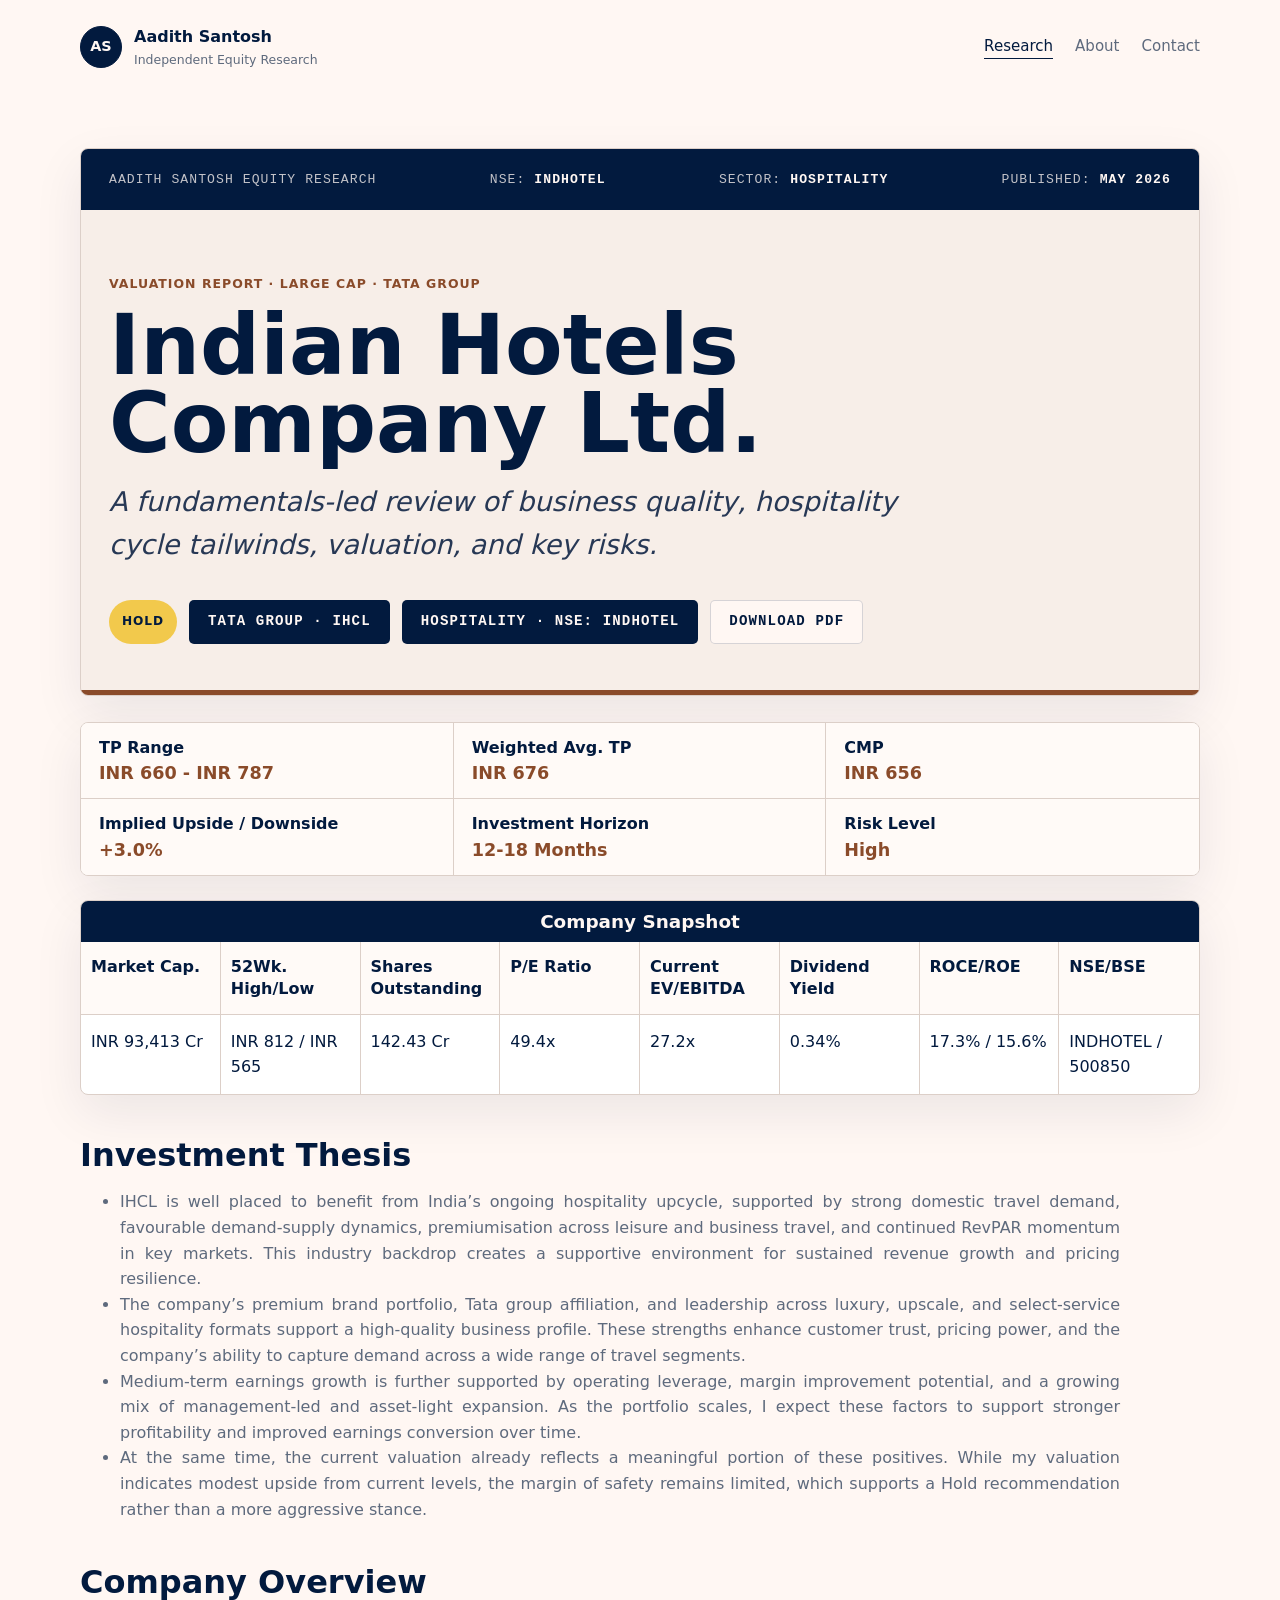
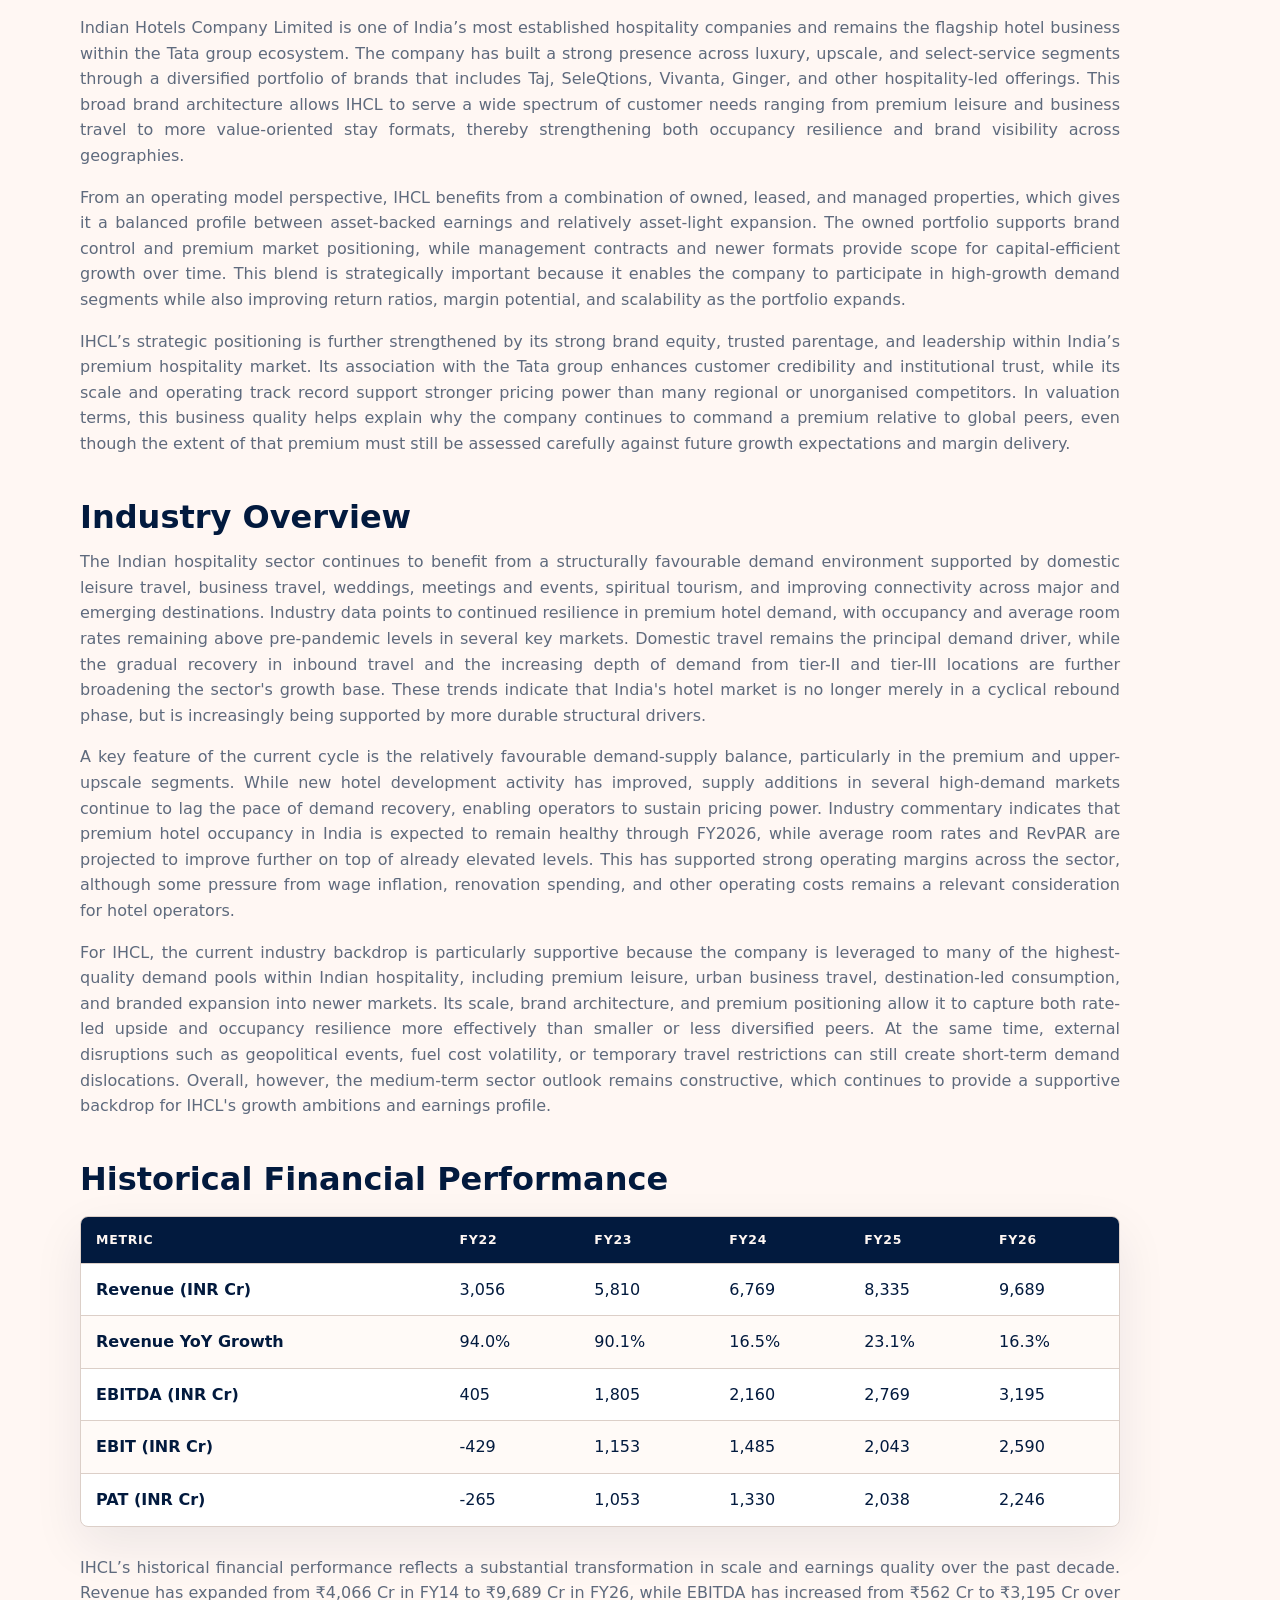
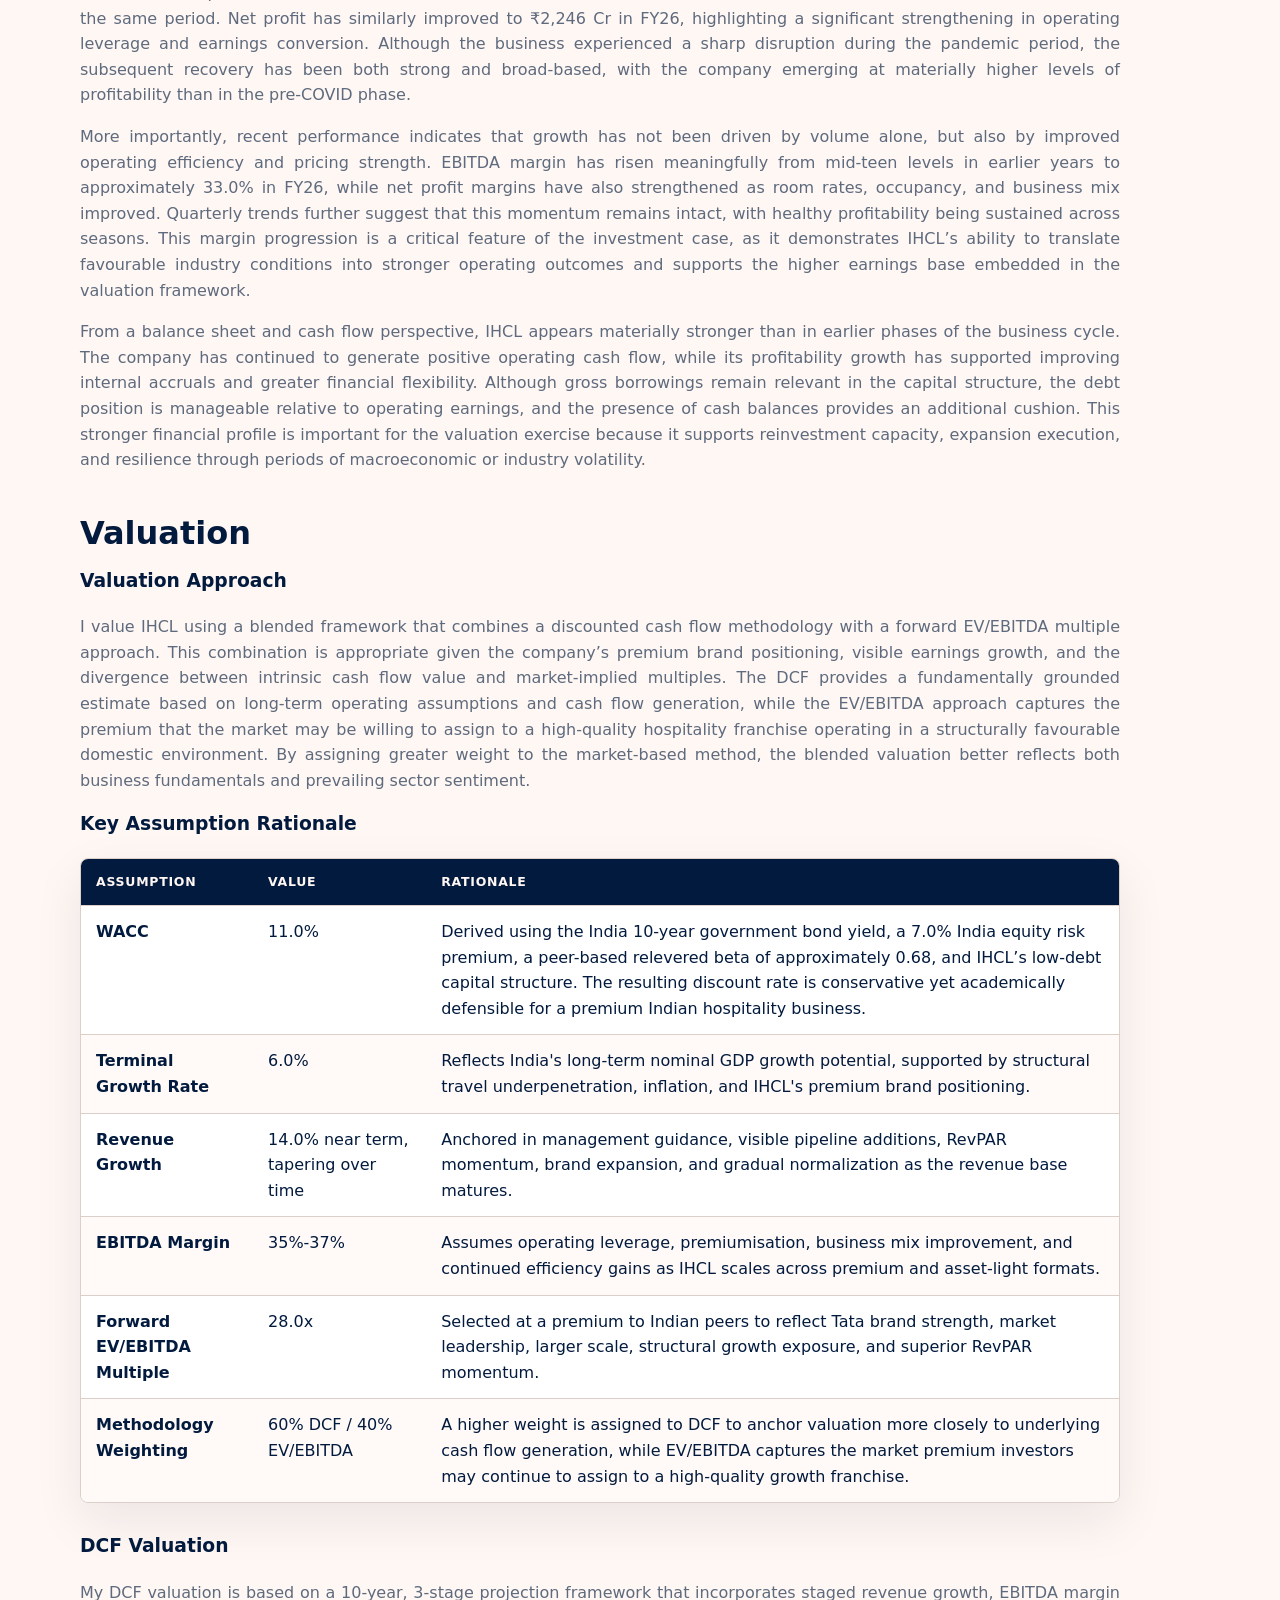
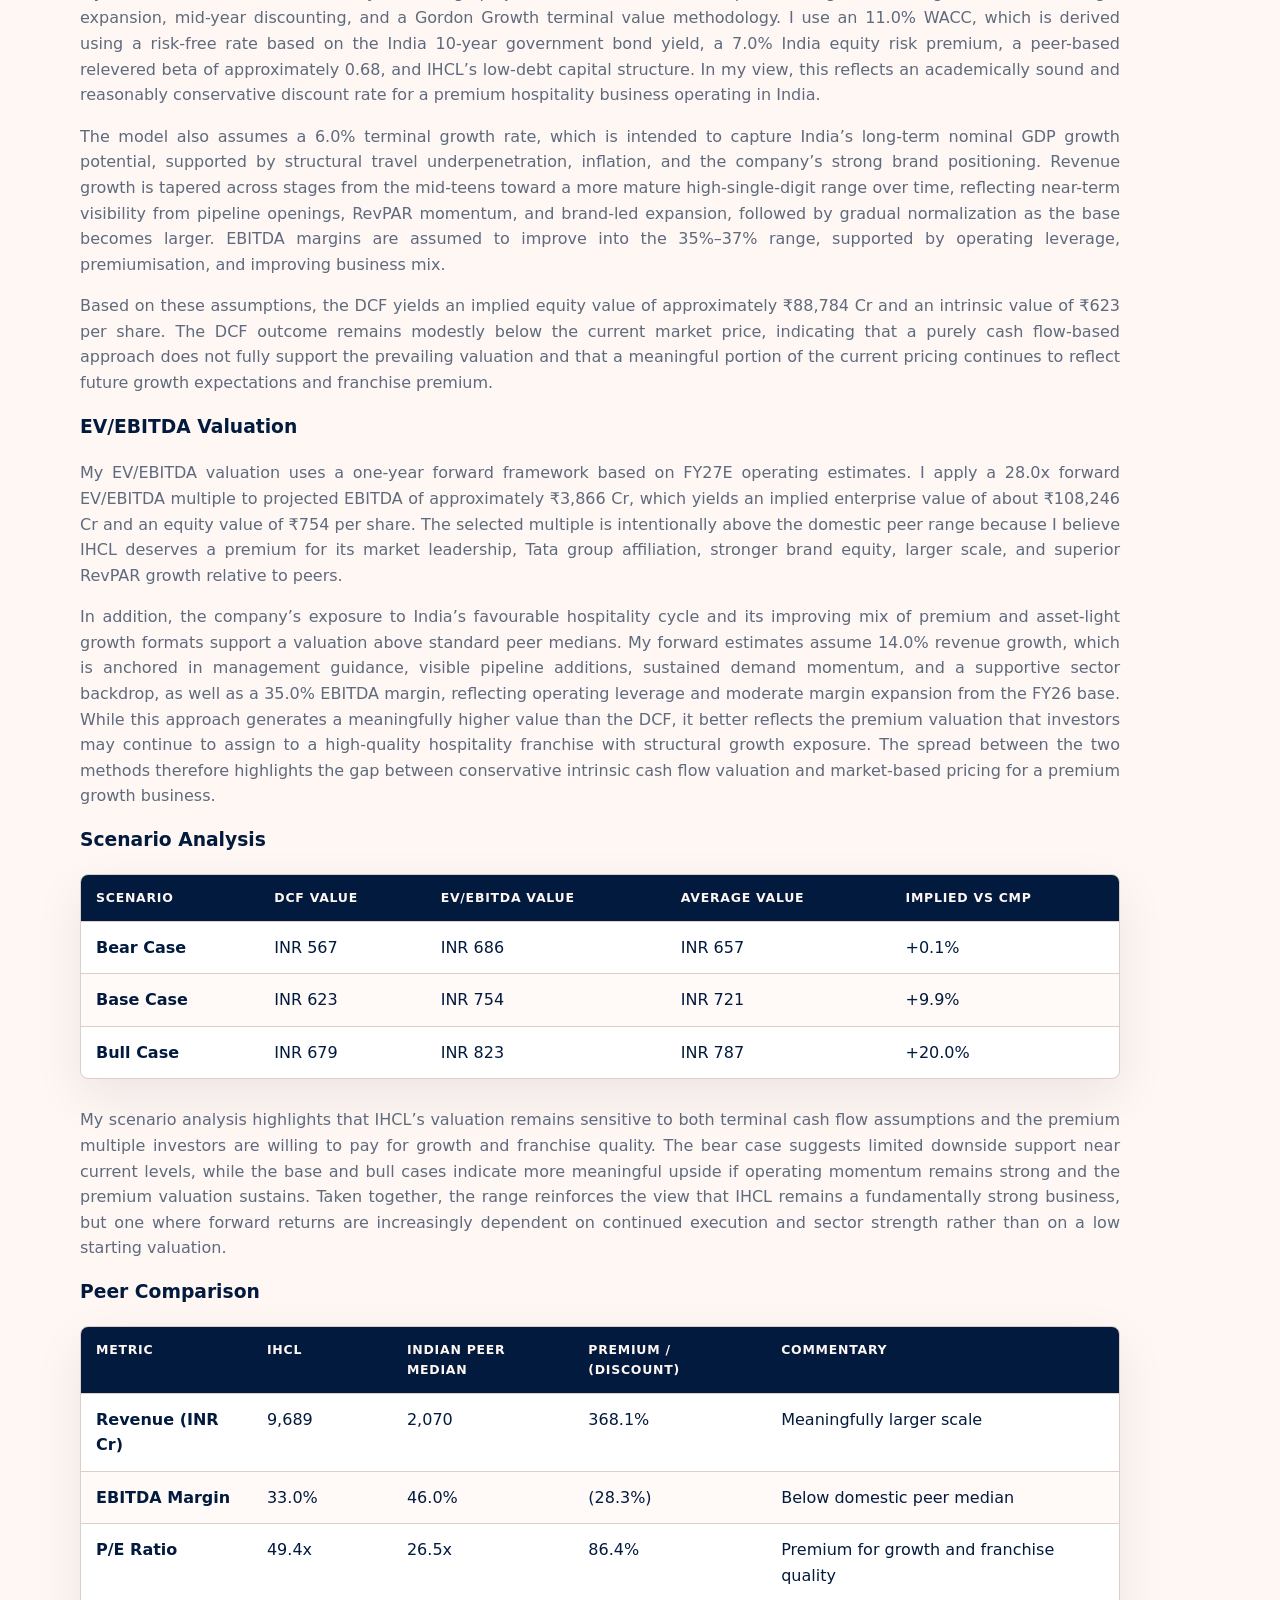
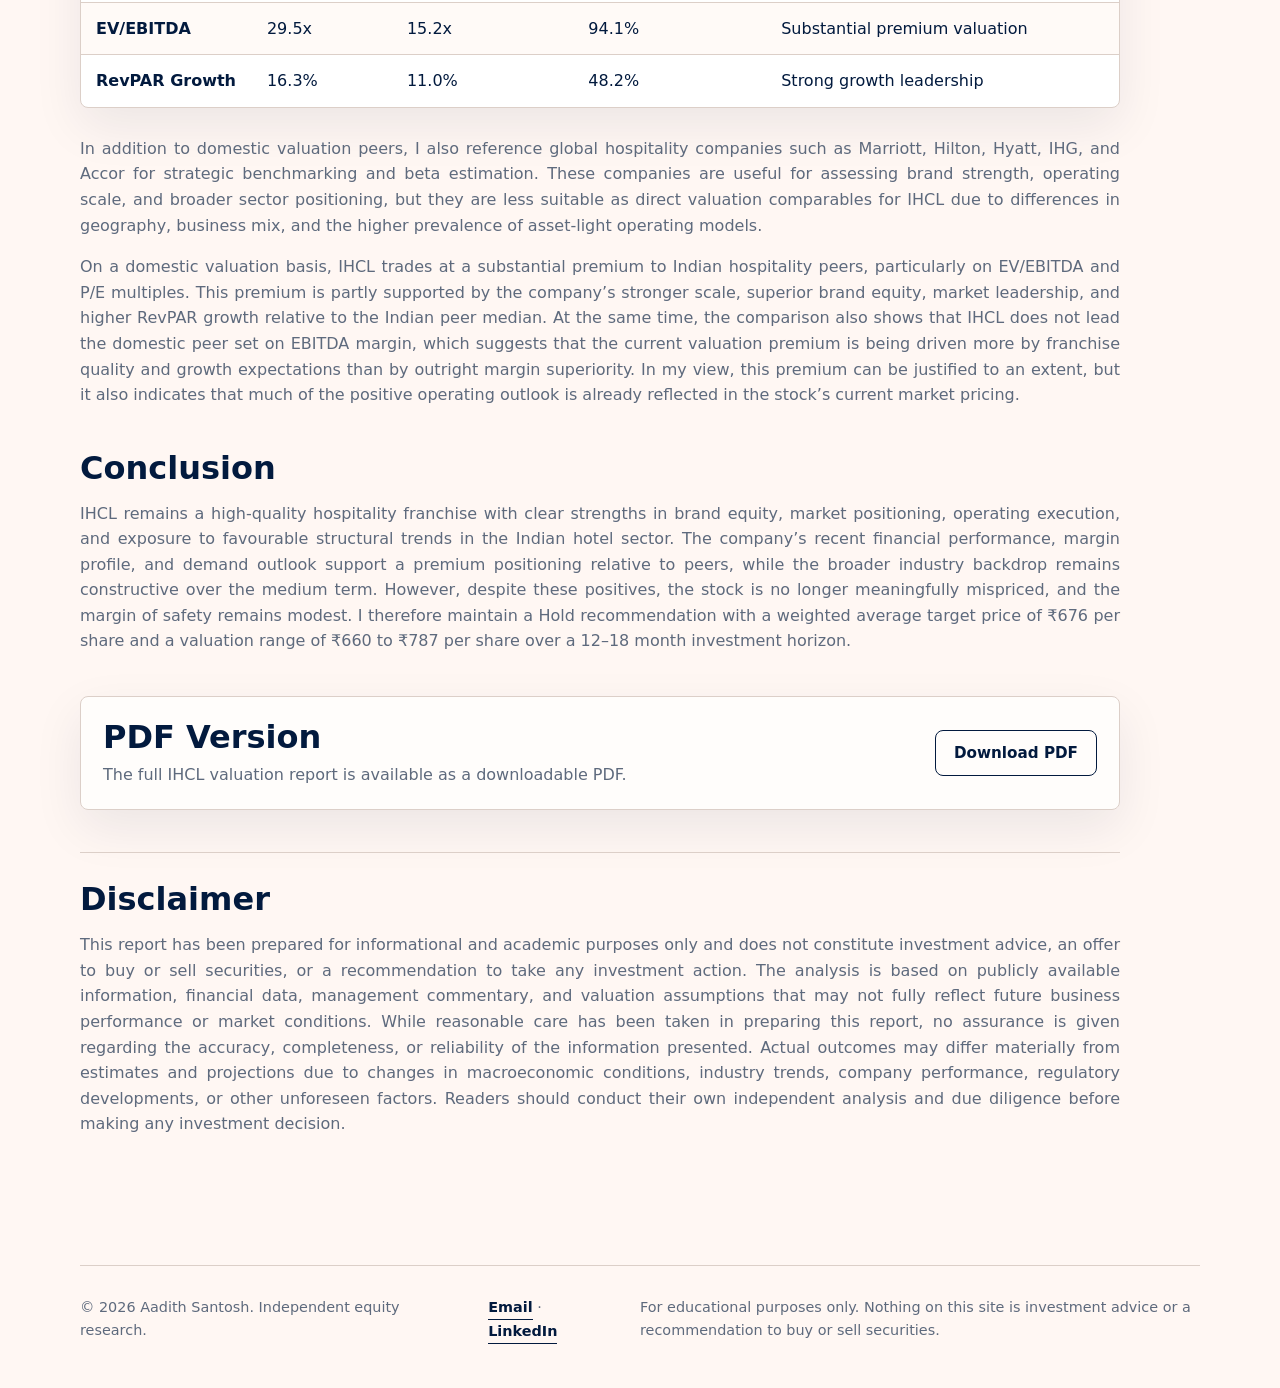
<file: research/ihcl-2026.html>
<!doctype html>
<html lang="en">
  <head>
    <meta charset="utf-8">
    <meta name="viewport" content="width=device-width, initial-scale=1">
    <title>IHCL Equity Research Report | Aadith Santosh</title>
    <meta name="description" content="IHCL equity research report by Aadith Santosh.">
    <meta name="theme-color" content="#021A3E">
    <link rel="canonical" href="https://www.aadithsantosh.com/research/ihcl-2026.html">
    <link rel="stylesheet" href="../assets/css/style.css">
  </head>
  <body>
    <header class="site-header">
      <a class="brand" href="../index.html">
        <span class="brand-mark">AS</span>
        <span>
          <strong>Aadith Santosh</strong>
          <small>Independent Equity Research</small>
        </span>
      </a>
      <nav class="nav" aria-label="Primary navigation">
        <a href="index.html" aria-current="page">Research</a>
        <a href="../about/index.html">About</a>
        <a href="mailto:aadithsantosh@outlook.com">Contact</a>
      </nav>
    </header>

    <main class="report-shell">
      <section class="report-cover">
        <div class="cover-topline">
          <span>Aadith Santosh Equity Research</span>
          <span>NSE: <strong>INDHOTEL</strong></span>
          <span>Sector: <strong>Hospitality</strong></span>
          <span>Published: <strong>May 2026</strong></span>
        </div>

        <div class="cover-main">
          <p class="eyebrow">Valuation Report · Large Cap · Tata Group</p>
          <h1>Indian Hotels Company Ltd.</h1>
          <p class="report-subtitle">A fundamentals-led review of business quality, hospitality cycle tailwinds, valuation, and key risks.</p>
          <div class="cover-tags">
            <span class="rating rating-hold">HOLD</span>
            <span class="tag">Tata Group · IHCL</span>
            <span class="tag">Hospitality · NSE: INDHOTEL</span>
            <a class="tag tag-link" href="../assets/pdf/IHCL%20Valuation%20Report%20(17-05-2026).pdf">Download PDF</a>
          </div>
        </div>
      </section>

      <section class="report-facts" aria-label="IHCL valuation details">
        <div class="facts-grid">
          <div>
            <span>TP Range</span>
            <strong>INR 660 - INR 787</strong>
          </div>
          <div>
            <span>Weighted Avg. TP</span>
            <strong>INR 676</strong>
          </div>
          <div>
            <span>CMP</span>
            <strong>INR 656</strong>
          </div>
          <div>
            <span>Implied Upside / Downside</span>
            <strong>+3.0%</strong>
          </div>
          <div>
            <span>Investment Horizon</span>
            <strong>12-18 Months</strong>
          </div>
          <div>
            <span>Risk Level</span>
            <strong>High</strong>
          </div>
        </div>

        <div class="snapshot-table" aria-label="Company snapshot">
          <h2>Company Snapshot</h2>
          <div class="snapshot-grid snapshot-head">
            <span>Market Cap.</span>
            <span>52Wk. High/Low</span>
            <span>Shares Outstanding</span>
            <span>P/E Ratio</span>
            <span>Current EV/EBITDA</span>
            <span>Dividend Yield</span>
            <span>ROCE/ROE</span>
            <span>NSE/BSE</span>
          </div>
          <div class="snapshot-grid">
            <span>INR 93,413 Cr</span>
            <span>INR 812 / INR 565</span>
            <span>142.43 Cr</span>
            <span>49.4x</span>
            <span>27.2x</span>
            <span>0.34%</span>
            <span>17.3% / 15.6%</span>
            <span>INDHOTEL / 500850</span>
          </div>
        </div>
      </section>

      <article class="report-body">
        <section>
          <h2>Investment Thesis</h2>
          <ul>
            <li>IHCL is well placed to benefit from India’s ongoing hospitality upcycle, supported by strong domestic travel demand, favourable demand-supply dynamics, premiumisation across leisure and business travel, and continued RevPAR momentum in key markets. This industry backdrop creates a supportive environment for sustained revenue growth and pricing resilience.</li>
            <li>The company’s premium brand portfolio, Tata group affiliation, and leadership across luxury, upscale, and select-service hospitality formats support a high-quality business profile. These strengths enhance customer trust, pricing power, and the company’s ability to capture demand across a wide range of travel segments.</li>
            <li>Medium-term earnings growth is further supported by operating leverage, margin improvement potential, and a growing mix of management-led and asset-light expansion. As the portfolio scales, I expect these factors to support stronger profitability and improved earnings conversion over time.</li>
            <li>At the same time, the current valuation already reflects a meaningful portion of these positives. While my valuation indicates modest upside from current levels, the margin of safety remains limited, which supports a Hold recommendation rather than a more aggressive stance.</li>
          </ul>
        </section>

        <section>
          <h2>Company Overview</h2>
          <p>Indian Hotels Company Limited is one of India’s most established hospitality companies and remains the flagship hotel business within the Tata group ecosystem. The company has built a strong presence across luxury, upscale, and select-service segments through a diversified portfolio of brands that includes Taj, SeleQtions, Vivanta, Ginger, and other hospitality-led offerings. This broad brand architecture allows IHCL to serve a wide spectrum of customer needs ranging from premium leisure and business travel to more value-oriented stay formats, thereby strengthening both occupancy resilience and brand visibility across geographies.</p>
          <p>From an operating model perspective, IHCL benefits from a combination of owned, leased, and managed properties, which gives it a balanced profile between asset-backed earnings and relatively asset-light expansion. The owned portfolio supports brand control and premium market positioning, while management contracts and newer formats provide scope for capital-efficient growth over time. This blend is strategically important because it enables the company to participate in high-growth demand segments while also improving return ratios, margin potential, and scalability as the portfolio expands.</p>
          <p>IHCL’s strategic positioning is further strengthened by its strong brand equity, trusted parentage, and leadership within India’s premium hospitality market. Its association with the Tata group enhances customer credibility and institutional trust, while its scale and operating track record support stronger pricing power than many regional or unorganised competitors. In valuation terms, this business quality helps explain why the company continues to command a premium relative to global peers, even though the extent of that premium must still be assessed carefully against future growth expectations and margin delivery.</p>
        </section>

        <section>
          <h2>Industry Overview</h2>
          <p>The Indian hospitality sector continues to benefit from a structurally favourable demand environment supported by domestic leisure travel, business travel, weddings, meetings and events, spiritual tourism, and improving connectivity across major and emerging destinations. Industry data points to continued resilience in premium hotel demand, with occupancy and average room rates remaining above pre-pandemic levels in several key markets. Domestic travel remains the principal demand driver, while the gradual recovery in inbound travel and the increasing depth of demand from tier-II and tier-III locations are further broadening the sector's growth base. These trends indicate that India's hotel market is no longer merely in a cyclical rebound phase, but is increasingly being supported by more durable structural drivers.</p>
          <p>A key feature of the current cycle is the relatively favourable demand-supply balance, particularly in the premium and upper-upscale segments. While new hotel development activity has improved, supply additions in several high-demand markets continue to lag the pace of demand recovery, enabling operators to sustain pricing power. Industry commentary indicates that premium hotel occupancy in India is expected to remain healthy through FY2026, while average room rates and RevPAR are projected to improve further on top of already elevated levels. This has supported strong operating margins across the sector, although some pressure from wage inflation, renovation spending, and other operating costs remains a relevant consideration for hotel operators.</p>
          <p>For IHCL, the current industry backdrop is particularly supportive because the company is leveraged to many of the highest-quality demand pools within Indian hospitality, including premium leisure, urban business travel, destination-led consumption, and branded expansion into newer markets. Its scale, brand architecture, and premium positioning allow it to capture both rate-led upside and occupancy resilience more effectively than smaller or less diversified peers. At the same time, external disruptions such as geopolitical events, fuel cost volatility, or temporary travel restrictions can still create short-term demand dislocations. Overall, however, the medium-term sector outlook remains constructive, which continues to provide a supportive backdrop for IHCL's growth ambitions and earnings profile.</p>
        </section>

        <section>
          <h2>Historical Financial Performance</h2>
          <div class="financial-table-wrap">
            <table class="financial-table">
              <thead>
                <tr>
                  <th>Metric</th>
                  <th>FY22</th>
                  <th>FY23</th>
                  <th>FY24</th>
                  <th>FY25</th>
                  <th>FY26</th>
                </tr>
              </thead>
              <tbody>
                <tr>
                  <th>Revenue (INR Cr)</th>
                  <td>3,056</td>
                  <td>5,810</td>
                  <td>6,769</td>
                  <td>8,335</td>
                  <td>9,689</td>
                </tr>
                <tr>
                  <th>Revenue YoY Growth</th>
                  <td>94.0%</td>
                  <td>90.1%</td>
                  <td>16.5%</td>
                  <td>23.1%</td>
                  <td>16.3%</td>
                </tr>
                <tr>
                  <th>EBITDA (INR Cr)</th>
                  <td>405</td>
                  <td>1,805</td>
                  <td>2,160</td>
                  <td>2,769</td>
                  <td>3,195</td>
                </tr>
                <tr>
                  <th>EBIT (INR Cr)</th>
                  <td>-429</td>
                  <td>1,153</td>
                  <td>1,485</td>
                  <td>2,043</td>
                  <td>2,590</td>
                </tr>
                <tr>
                  <th>PAT (INR Cr)</th>
                  <td>-265</td>
                  <td>1,053</td>
                  <td>1,330</td>
                  <td>2,038</td>
                  <td>2,246</td>
                </tr>
              </tbody>
            </table>
          </div>
          <p>IHCL’s historical financial performance reflects a substantial transformation in scale and earnings quality over the past decade. Revenue has expanded from ₹4,066 Cr in FY14 to ₹9,689 Cr in FY26, while EBITDA has increased from ₹562 Cr to ₹3,195 Cr over the same period. Net profit has similarly improved to ₹2,246 Cr in FY26, highlighting a significant strengthening in operating leverage and earnings conversion. Although the business experienced a sharp disruption during the pandemic period, the subsequent recovery has been both strong and broad-based, with the company emerging at materially higher levels of profitability than in the pre-COVID phase.</p>
          <p>More importantly, recent performance indicates that growth has not been driven by volume alone, but also by improved operating efficiency and pricing strength. EBITDA margin has risen meaningfully from mid-teen levels in earlier years to approximately 33.0% in FY26, while net profit margins have also strengthened as room rates, occupancy, and business mix improved. Quarterly trends further suggest that this momentum remains intact, with healthy profitability being sustained across seasons. This margin progression is a critical feature of the investment case, as it demonstrates IHCL’s ability to translate favourable industry conditions into stronger operating outcomes and supports the higher earnings base embedded in the valuation framework.</p>
          <p>From a balance sheet and cash flow perspective, IHCL appears materially stronger than in earlier phases of the business cycle. The company has continued to generate positive operating cash flow, while its profitability growth has supported improving internal accruals and greater financial flexibility. Although gross borrowings remain relevant in the capital structure, the debt position is manageable relative to operating earnings, and the presence of cash balances provides an additional cushion. This stronger financial profile is important for the valuation exercise because it supports reinvestment capacity, expansion execution, and resilience through periods of macroeconomic or industry volatility.</p>
        </section>

        <section>
          <h2>Valuation</h2>
          <h3>Valuation Approach</h3>
          <p>I value IHCL using a blended framework that combines a discounted cash flow methodology with a forward EV/EBITDA multiple approach. This combination is appropriate given the company’s premium brand positioning, visible earnings growth, and the divergence between intrinsic cash flow value and market-implied multiples. The DCF provides a fundamentally grounded estimate based on long-term operating assumptions and cash flow generation, while the EV/EBITDA approach captures the premium that the market may be willing to assign to a high-quality hospitality franchise operating in a structurally favourable domestic environment. By assigning greater weight to the market-based method, the blended valuation better reflects both business fundamentals and prevailing sector sentiment.</p>

          <h3>Key Assumption Rationale</h3>
          <div class="financial-table-wrap">
            <table class="financial-table valuation-table">
              <thead>
                <tr>
                  <th>Assumption</th>
                  <th>Value</th>
                  <th>Rationale</th>
                </tr>
              </thead>
              <tbody>
                <tr>
                  <th>WACC</th>
                  <td>11.0%</td>
                  <td>Derived using the India 10-year government bond yield, a 7.0% India equity risk premium, a peer-based relevered beta of approximately 0.68, and IHCL’s low-debt capital structure. The resulting discount rate is conservative yet academically defensible for a premium Indian hospitality business.</td>
                </tr>
                <tr>
                  <th>Terminal Growth Rate</th>
                  <td>6.0%</td>
                  <td>Reflects India's long-term nominal GDP growth potential, supported by structural travel underpenetration, inflation, and IHCL's premium brand positioning.</td>
                </tr>
                <tr>
                  <th>Revenue Growth</th>
                  <td>14.0% near term, tapering over time</td>
                  <td>Anchored in management guidance, visible pipeline additions, RevPAR momentum, brand expansion, and gradual normalization as the revenue base matures.</td>
                </tr>
                <tr>
                  <th>EBITDA Margin</th>
                  <td>35%-37%</td>
                  <td>Assumes operating leverage, premiumisation, business mix improvement, and continued efficiency gains as IHCL scales across premium and asset-light formats.</td>
                </tr>
                <tr>
                  <th>Forward EV/EBITDA Multiple</th>
                  <td>28.0x</td>
                  <td>Selected at a premium to Indian peers to reflect Tata brand strength, market leadership, larger scale, structural growth exposure, and superior RevPAR momentum.</td>
                </tr>
                <tr>
                  <th>Methodology Weighting</th>
                  <td>60% DCF / 40% EV/EBITDA</td>
                  <td>A higher weight is assigned to DCF to anchor valuation more closely to underlying cash flow generation, while EV/EBITDA captures the market premium investors may continue to assign to a high-quality growth franchise.</td>
                </tr>
              </tbody>
            </table>
          </div>

          <h3>DCF Valuation</h3>
          <p>My DCF valuation is based on a 10-year, 3-stage projection framework that incorporates staged revenue growth, EBITDA margin expansion, mid-year discounting, and a Gordon Growth terminal value methodology. I use an 11.0% WACC, which is derived using a risk-free rate based on the India 10-year government bond yield, a 7.0% India equity risk premium, a peer-based relevered beta of approximately 0.68, and IHCL’s low-debt capital structure. In my view, this reflects an academically sound and reasonably conservative discount rate for a premium hospitality business operating in India.</p>
          <p>The model also assumes a 6.0% terminal growth rate, which is intended to capture India’s long-term nominal GDP growth potential, supported by structural travel underpenetration, inflation, and the company’s strong brand positioning. Revenue growth is tapered across stages from the mid-teens toward a more mature high-single-digit range over time, reflecting near-term visibility from pipeline openings, RevPAR momentum, and brand-led expansion, followed by gradual normalization as the base becomes larger. EBITDA margins are assumed to improve into the 35%–37% range, supported by operating leverage, premiumisation, and improving business mix.</p>
          <p>Based on these assumptions, the DCF yields an implied equity value of approximately ₹88,784 Cr and an intrinsic value of ₹623 per share. The DCF outcome remains modestly below the current market price, indicating that a purely cash flow-based approach does not fully support the prevailing valuation and that a meaningful portion of the current pricing continues to reflect future growth expectations and franchise premium.</p>

          <h3>EV/EBITDA Valuation</h3>
          <p>My EV/EBITDA valuation uses a one-year forward framework based on FY27E operating estimates. I apply a 28.0x forward EV/EBITDA multiple to projected EBITDA of approximately ₹3,866 Cr, which yields an implied enterprise value of about ₹108,246 Cr and an equity value of ₹754 per share. The selected multiple is intentionally above the domestic peer range because I believe IHCL deserves a premium for its market leadership, Tata group affiliation, stronger brand equity, larger scale, and superior RevPAR growth relative to peers.</p>
          <p>In addition, the company’s exposure to India’s favourable hospitality cycle and its improving mix of premium and asset-light growth formats support a valuation above standard peer medians. My forward estimates assume 14.0% revenue growth, which is anchored in management guidance, visible pipeline additions, sustained demand momentum, and a supportive sector backdrop, as well as a 35.0% EBITDA margin, reflecting operating leverage and moderate margin expansion from the FY26 base. While this approach generates a meaningfully higher value than the DCF, it better reflects the premium valuation that investors may continue to assign to a high-quality hospitality franchise with structural growth exposure. The spread between the two methods therefore highlights the gap between conservative intrinsic cash flow valuation and market-based pricing for a premium growth business.</p>

          <h3>Scenario Analysis</h3>
          <div class="financial-table-wrap">
            <table class="financial-table">
              <thead>
                <tr>
                  <th>Scenario</th>
                  <th>DCF Value</th>
                  <th>EV/EBITDA Value</th>
                  <th>Average Value</th>
                  <th>Implied vs CMP</th>
                </tr>
              </thead>
              <tbody>
                <tr>
                  <th>Bear Case</th>
                  <td>INR 567</td>
                  <td>INR 686</td>
                  <td>INR 657</td>
                  <td>+0.1%</td>
                </tr>
                <tr>
                  <th>Base Case</th>
                  <td>INR 623</td>
                  <td>INR 754</td>
                  <td>INR 721</td>
                  <td>+9.9%</td>
                </tr>
                <tr>
                  <th>Bull Case</th>
                  <td>INR 679</td>
                  <td>INR 823</td>
                  <td>INR 787</td>
                  <td>+20.0%</td>
                </tr>
              </tbody>
            </table>
          </div>
          <p>My scenario analysis highlights that IHCL’s valuation remains sensitive to both terminal cash flow assumptions and the premium multiple investors are willing to pay for growth and franchise quality. The bear case suggests limited downside support near current levels, while the base and bull cases indicate more meaningful upside if operating momentum remains strong and the premium valuation sustains. Taken together, the range reinforces the view that IHCL remains a fundamentally strong business, but one where forward returns are increasingly dependent on continued execution and sector strength rather than on a low starting valuation.</p>

          <h3>Peer Comparison</h3>
          <div class="financial-table-wrap">
            <table class="financial-table valuation-table">
              <thead>
                <tr>
                  <th>Metric</th>
                  <th>IHCL</th>
                  <th>Indian Peer Median</th>
                  <th>Premium / (Discount)</th>
                  <th>Commentary</th>
                </tr>
              </thead>
              <tbody>
                <tr>
                  <th>Revenue (INR Cr)</th>
                  <td>9,689</td>
                  <td>2,070</td>
                  <td>368.1%</td>
                  <td>Meaningfully larger scale</td>
                </tr>
                <tr>
                  <th>EBITDA Margin</th>
                  <td>33.0%</td>
                  <td>46.0%</td>
                  <td>(28.3%)</td>
                  <td>Below domestic peer median</td>
                </tr>
                <tr>
                  <th>P/E Ratio</th>
                  <td>49.4x</td>
                  <td>26.5x</td>
                  <td>86.4%</td>
                  <td>Premium for growth and franchise quality</td>
                </tr>
                <tr>
                  <th>EV/EBITDA</th>
                  <td>29.5x</td>
                  <td>15.2x</td>
                  <td>94.1%</td>
                  <td>Substantial premium valuation</td>
                </tr>
                <tr>
                  <th>RevPAR Growth</th>
                  <td>16.3%</td>
                  <td>11.0%</td>
                  <td>48.2%</td>
                  <td>Strong growth leadership</td>
                </tr>
              </tbody>
            </table>
          </div>
          <p>In addition to domestic valuation peers, I also reference global hospitality companies such as Marriott, Hilton, Hyatt, IHG, and Accor for strategic benchmarking and beta estimation. These companies are useful for assessing brand strength, operating scale, and broader sector positioning, but they are less suitable as direct valuation comparables for IHCL due to differences in geography, business mix, and the higher prevalence of asset-light operating models.</p>
          <p>On a domestic valuation basis, IHCL trades at a substantial premium to Indian hospitality peers, particularly on EV/EBITDA and P/E multiples. This premium is partly supported by the company’s stronger scale, superior brand equity, market leadership, and higher RevPAR growth relative to the Indian peer median. At the same time, the comparison also shows that IHCL does not lead the domestic peer set on EBITDA margin, which suggests that the current valuation premium is being driven more by franchise quality and growth expectations than by outright margin superiority. In my view, this premium can be justified to an extent, but it also indicates that much of the positive operating outlook is already reflected in the stock’s current market pricing.</p>
        </section>

        <section>
          <h2>Conclusion</h2>
          <p>IHCL remains a high-quality hospitality franchise with clear strengths in brand equity, market positioning, operating execution, and exposure to favourable structural trends in the Indian hotel sector. The company’s recent financial performance, margin profile, and demand outlook support a premium positioning relative to peers, while the broader industry backdrop remains constructive over the medium term. However, despite these positives, the stock is no longer meaningfully mispriced, and the margin of safety remains modest. I therefore maintain a Hold recommendation with a weighted average target price of ₹676 per share and a valuation range of ₹660 to ₹787 per share over a 12–18 month investment horizon.</p>
        </section>

        <section class="download-panel">
          <div>
            <h2>PDF Version</h2>
            <p>The full IHCL valuation report is available as a downloadable PDF.</p>
          </div>
          <a class="button button-secondary" href="../assets/pdf/IHCL%20Valuation%20Report%20(17-05-2026).pdf">Download PDF</a>
        </section>

        <section class="report-disclaimer">
          <h2>Disclaimer</h2>
          <p>This report has been prepared for informational and academic purposes only and does not constitute investment advice, an offer to buy or sell securities, or a recommendation to take any investment action. The analysis is based on publicly available information, financial data, management commentary, and valuation assumptions that may not fully reflect future business performance or market conditions. While reasonable care has been taken in preparing this report, no assurance is given regarding the accuracy, completeness, or reliability of the information presented. Actual outcomes may differ materially from estimates and projections due to changes in macroeconomic conditions, industry trends, company performance, regulatory developments, or other unforeseen factors. Readers should conduct their own independent analysis and due diligence before making any investment decision.</p>
        </section>
      </article>
    </main>

    <footer class="site-footer">
      <p>© 2026 Aadith Santosh. Independent equity research.</p>
      <p><a class="text-link" href="mailto:aadithsantosh@outlook.com">Email</a> · <a class="text-link" href="https://www.linkedin.com/in/aadith-santosh-8b3b07204">LinkedIn</a></p>
      <p class="disclaimer">For educational purposes only. Nothing on this site is investment advice or a recommendation to buy or sell securities.</p>
    </footer>
  </body>
</html>
</file>
<file: assets/css/style.css>
:root {
  --paper: #fff7f3;
  --ink: #021a3e;
  --muted: #5e6a7d;
  --line: #dccfc8;
  --panel: #ffffff;
  --accent: #8a4b2a;
  --accent-soft: #f2dfd4;
  --positive: #1f7a4d;
  --caution: #a7651a;
  --negative: #b42318;
  --shadow: 0 18px 50px rgba(2, 26, 62, 0.08);
  --radius: 8px;
  font-family: Inter, ui-sans-serif, system-ui, -apple-system, BlinkMacSystemFont, "Segoe UI", sans-serif;
}

* {
  box-sizing: border-box;
}

html {
  background: var(--paper);
  color: var(--ink);
}

body {
  margin: 0;
  min-width: 320px;
  background: var(--paper);
  color: var(--ink);
  line-height: 1.6;
}

a {
  color: inherit;
  text-decoration: none;
}

p,
h1,
h2,
h3 {
  margin-top: 0;
}

p {
  color: var(--muted);
}

.site-header {
  display: flex;
  align-items: center;
  justify-content: space-between;
  gap: 24px;
  width: min(1120px, calc(100% - 32px));
  margin: 0 auto;
  padding: 24px 0;
}

.brand {
  display: inline-flex;
  align-items: center;
  gap: 12px;
}

.brand-mark {
  display: grid;
  width: 42px;
  height: 42px;
  place-items: center;
  border: 1px solid var(--ink);
  border-radius: 50%;
  background: var(--ink);
  color: var(--paper);
  font-weight: 800;
  font-size: 0.9rem;
}

.brand strong,
.brand small {
  display: block;
}

.brand small {
  color: var(--muted);
  font-size: 0.78rem;
}

.nav {
  display: flex;
  align-items: center;
  gap: 22px;
  color: var(--muted);
  font-size: 0.94rem;
}

.nav a {
  border-bottom: 1px solid transparent;
}

.nav a:hover,
.nav a[aria-current="page"] {
  color: var(--ink);
  border-color: currentColor;
}

.hero,
.page-shell,
.report-shell {
  width: min(1120px, calc(100% - 32px));
  margin: 0 auto;
}

.hero {
  display: grid;
  grid-template-columns: minmax(0, 1.25fr) minmax(280px, 0.75fr);
  gap: 28px;
  align-items: stretch;
  padding: 70px 0 56px;
}

.hero-copy {
  display: flex;
  flex-direction: column;
  justify-content: center;
  min-height: 430px;
  border-top: 1px solid var(--line);
  border-bottom: 1px solid var(--line);
}

.eyebrow {
  margin-bottom: 12px;
  color: var(--accent);
  font-weight: 800;
  font-size: 0.78rem;
  letter-spacing: 0.08em;
  text-transform: uppercase;
}

h1 {
  max-width: 780px;
  margin-bottom: 18px;
  font-size: clamp(2.6rem, 8vw, 5.9rem);
  line-height: 0.98;
  letter-spacing: 0;
}

h2 {
  margin-bottom: 14px;
  font-size: clamp(1.35rem, 3vw, 2rem);
  line-height: 1.15;
  letter-spacing: 0;
}

.lead {
  max-width: 680px;
  color: #34445e;
  font-size: clamp(1.08rem, 2vw, 1.3rem);
}

.hero-actions {
  display: flex;
  flex-wrap: wrap;
  gap: 12px;
  margin-top: 22px;
}

.button {
  display: inline-flex;
  align-items: center;
  justify-content: center;
  min-height: 46px;
  padding: 0 18px;
  border: 1px solid var(--ink);
  border-radius: var(--radius);
  font-weight: 800;
  font-size: 0.95rem;
}

.button-primary {
  background: var(--ink);
  color: var(--paper);
}

.button-secondary {
  background: transparent;
  color: var(--ink);
}

.button:hover,
.text-link:hover {
  transform: translateY(-1px);
}

.hero-panel,
.featured-card,
.note-card,
.side-panel,
.table-card,
.rating-box,
.download-panel {
  border: 1px solid var(--line);
  border-radius: var(--radius);
  background: rgba(255, 255, 255, 0.72);
  box-shadow: var(--shadow);
}

.hero-panel {
  display: flex;
  flex-direction: column;
  justify-content: space-between;
  min-height: 430px;
  padding: 28px;
}

.panel-label {
  display: block;
  margin-bottom: 10px;
  color: var(--muted);
  font-size: 0.82rem;
  font-weight: 800;
  text-transform: uppercase;
}

.hero-panel strong {
  display: block;
  max-width: 320px;
  font-size: 2rem;
  line-height: 1.1;
}

.metric-grid {
  display: grid;
  grid-template-columns: repeat(2, minmax(0, 1fr));
  gap: 14px;
  margin: 34px 0 0;
}

.metric-grid div {
  padding-top: 14px;
  border-top: 1px solid var(--line);
}

dt {
  color: var(--muted);
  font-size: 0.78rem;
  font-weight: 800;
  text-transform: uppercase;
}

dd {
  margin: 4px 0 0;
  color: var(--ink);
  font-weight: 800;
}

.section-grid {
  display: grid;
  grid-template-columns: minmax(0, 1.2fr) minmax(280px, 0.8fr);
  gap: 20px;
  width: min(1120px, calc(100% - 32px));
  margin: 0 auto 72px;
}

.featured-card,
.note-card,
.side-panel,
.table-card {
  padding: 24px;
}

.report-heading {
  display: flex;
  align-items: flex-start;
  justify-content: space-between;
  gap: 18px;
  margin-bottom: 18px;
}

.report-heading h2 {
  margin-bottom: 4px;
}

.rating {
  display: inline-flex;
  align-items: center;
  justify-content: center;
  min-width: 68px;
  min-height: 30px;
  padding: 4px 10px;
  border-radius: 999px;
  font-size: 0.76rem;
  font-weight: 900;
  letter-spacing: 0.08em;
}

.rating-hold {
  background: #fff0d8;
  color: var(--caution);
}

.rating-accumulate {
  background: #dff3e8;
  color: var(--positive);
}

.rating-pdf {
  background: #e7eef9;
  color: var(--ink);
}

.text-link {
  display: inline-flex;
  color: var(--ink);
  font-weight: 900;
  border-bottom: 1px solid currentColor;
}

.research-list,
.check-list {
  padding: 0;
  margin: 0;
  list-style: none;
}

.research-list li,
.research-list a {
  display: grid;
  grid-template-columns: 1fr auto auto;
  gap: 14px;
  align-items: center;
}

.research-list li {
  padding: 14px 0;
  border-bottom: 1px solid var(--line);
}

.research-list li:first-child {
  padding-top: 0;
}

.muted-item {
  color: var(--muted);
}

.split-section {
  display: grid;
  grid-template-columns: minmax(240px, 0.8fr) minmax(0, 1.2fr);
  gap: 38px;
  width: min(1120px, calc(100% - 32px));
  margin: 0 auto 88px;
  padding: 52px 0;
  border-top: 1px solid var(--line);
  border-bottom: 1px solid var(--line);
}

.prose {
  max-width: 760px;
}

.prose p,
.report-body p,
.report-body li {
  text-align: justify;
}

.prose h2 {
  margin-top: 34px;
}

.prose h2:first-child {
  margin-top: 0;
}

.page-shell {
  padding: 54px 0 86px;
}

.page-hero {
  padding-bottom: 38px;
  border-bottom: 1px solid var(--line);
}

.page-hero h1 {
  font-size: clamp(2.4rem, 6vw, 4.8rem);
}

.content-grid {
  display: grid;
  grid-template-columns: minmax(0, 1fr) 320px;
  gap: 42px;
  padding-top: 42px;
}

.side-panel {
  align-self: start;
  position: sticky;
  top: 24px;
}

.check-list li {
  padding: 11px 0;
  border-bottom: 1px solid var(--line);
  color: var(--muted);
}

.full-width {
  width: 100%;
  margin-top: 22px;
}

.table-card {
  padding: 0;
  overflow: hidden;
}

.archive-row {
  display: grid;
  grid-template-columns: 1.6fr 1fr 0.8fr 0.8fr 1fr;
  gap: 16px;
  align-items: center;
  padding: 18px 22px;
  border-bottom: 1px solid var(--line);
}

.archive-row:last-child {
  border-bottom: 0;
}

.archive-head {
  background: var(--ink);
  color: var(--paper);
  font-size: 0.78rem;
  font-weight: 900;
  letter-spacing: 0.08em;
  text-transform: uppercase;
}

a.archive-row:hover {
  background: #fff1ea;
}

.archive-muted {
  color: var(--muted);
}

.report-shell {
  padding: 54px 0 86px;
}

.report-cover {
  overflow: hidden;
  border: 1px solid var(--line);
  border-radius: var(--radius);
  background: #f7eee8;
  box-shadow: var(--shadow);
}

.cover-topline {
  display: flex;
  flex-wrap: wrap;
  justify-content: space-between;
  gap: 14px 26px;
  padding: 20px 28px;
  background: var(--ink);
  color: rgba(255, 247, 243, 0.76);
  font-family: "SFMono-Regular", Consolas, "Liberation Mono", monospace;
  font-size: 0.82rem;
  letter-spacing: 0.08em;
  text-transform: uppercase;
}

.cover-topline strong {
  color: var(--paper);
  font-weight: 800;
}

.cover-main {
  padding: clamp(32px, 6vw, 64px) 28px 46px;
  border-bottom: 5px solid var(--accent);
}

.cover-main h1 {
  max-width: 760px;
  margin-bottom: 18px;
  font-size: clamp(3rem, 7vw, 5.25rem);
  line-height: 0.94;
}

.report-subtitle {
  max-width: 860px;
  color: #273855;
  font-size: clamp(1.25rem, 2.4vw, 1.7rem);
  font-style: italic;
  line-height: 1.55;
}

.cover-tags {
  display: flex;
  flex-wrap: wrap;
  gap: 12px;
  margin-top: 34px;
}

.tag {
  display: inline-flex;
  align-items: center;
  min-height: 44px;
  padding: 0 18px;
  border: 1px solid rgba(2, 26, 62, 0.16);
  border-radius: 5px;
  background: var(--ink);
  color: var(--paper);
  font-family: "SFMono-Regular", Consolas, "Liberation Mono", monospace;
  font-size: 0.88rem;
  font-weight: 800;
  letter-spacing: 0.08em;
  text-transform: uppercase;
}

.tag-primary {
  background: #1f7a4d;
}

.tag-link {
  background: var(--paper);
  color: var(--ink);
}

.tag-link:hover {
  background: #fff1ea;
}

.report-facts {
  display: grid;
  gap: 24px;
  margin-top: 26px;
}

.facts-grid {
  display: grid;
  grid-template-columns: repeat(3, minmax(0, 1fr));
  overflow: hidden;
  border: 1px solid var(--line);
  border-radius: var(--radius);
  background: var(--panel);
  box-shadow: var(--shadow);
}

.facts-grid div {
  min-height: 74px;
  padding: 14px 18px;
  border-right: 1px solid var(--line);
  border-bottom: 1px solid var(--line);
  background: #fffaf7;
}

.facts-grid div:nth-child(3n) {
  border-right: 0;
}

.facts-grid div:nth-last-child(-n + 3) {
  border-bottom: 0;
}

.facts-grid span,
.snapshot-head span {
  display: block;
  color: var(--ink);
  font-weight: 900;
  line-height: 1.35;
}

.facts-grid strong {
  display: block;
  margin-top: 5px;
  color: var(--accent);
  font-size: 1.1rem;
  line-height: 1.2;
}

.snapshot-table {
  overflow: hidden;
  border: 1px solid var(--line);
  border-radius: var(--radius);
  background: var(--panel);
  box-shadow: var(--shadow);
}

.snapshot-table h2 {
  margin: 0;
  padding: 10px 18px;
  background: var(--ink);
  color: var(--paper);
  font-size: 1.15rem;
  text-align: center;
}

.snapshot-grid {
  display: grid;
  grid-template-columns: repeat(8, minmax(120px, 1fr));
}

.snapshot-grid span {
  min-height: 68px;
  padding: 14px 10px;
  border-right: 1px solid var(--line);
  border-bottom: 1px solid var(--line);
}

.snapshot-grid span:last-child {
  border-right: 0;
}

.snapshot-grid:last-child span {
  border-bottom: 0;
}

.snapshot-head {
  background: #fffaf7;
}

.report-hero {
  display: grid;
  grid-template-columns: minmax(0, 1fr) 320px;
  gap: 28px;
  align-items: stretch;
  padding-bottom: 42px;
  border-bottom: 1px solid var(--line);
}

.report-hero h1 {
  font-size: clamp(2.4rem, 6vw, 4.9rem);
}

.rating-box {
  padding: 24px;
}

.rating-box dl {
  display: grid;
  gap: 16px;
  margin: 28px 0 0;
}

.report-body {
  max-width: 1040px;
  padding-top: 42px;
}

.prose > p,
.prose > ul {
  max-width: 860px;
}

.report-body section {
  margin-bottom: 42px;
}

.report-body ul {
  color: var(--muted);
}

.financial-table-wrap {
  overflow-x: auto;
  margin: 18px 0 28px;
  border: 1px solid var(--line);
  border-radius: var(--radius);
  background: var(--panel);
  box-shadow: var(--shadow);
}

.financial-table {
  width: 100%;
  min-width: 680px;
  border-collapse: collapse;
}

.financial-table th,
.financial-table td {
  padding: 13px 15px;
  border-bottom: 1px solid var(--line);
  text-align: right;
  white-space: nowrap;
}

.financial-table thead th {
  background: var(--ink);
  color: var(--paper);
  font-size: 0.78rem;
  letter-spacing: 0.06em;
  text-transform: uppercase;
}

.financial-table th:first-child,
.financial-table td:first-child {
  text-align: left;
}

.financial-table tbody th {
  color: var(--ink);
  font-weight: 900;
}

.financial-table tbody tr:last-child th,
.financial-table tbody tr:last-child td {
  border-bottom: 0;
}

.financial-table tbody tr:nth-child(even) {
  background: #fffaf7;
}

.valuation-table {
  min-width: 860px;
}

.valuation-table th,
.valuation-table td {
  white-space: normal;
  vertical-align: top;
}

.valuation-table td {
  min-width: 140px;
}

.valuation-table td:last-child {
  min-width: 320px;
}

.chart-grid {
  display: grid;
  grid-template-columns: repeat(2, minmax(0, 1fr));
  gap: 22px;
  margin-top: 30px;
}

.chart-card {
  margin: 0;
  padding: 22px 18px 16px;
  border: 1px solid var(--line);
  border-radius: var(--radius);
  background: var(--panel);
  box-shadow: var(--shadow);
}

.chart-card figcaption {
  margin-bottom: 8px;
  color: var(--muted);
  font-size: 1.45rem;
  font-weight: 800;
  text-align: center;
}

.chart-card svg {
  display: block;
  width: 100%;
  height: auto;
}

.chart-gridlines line {
  stroke: #d5d5d5;
  stroke-width: 1.4;
}

.chart-axis text,
.chart-labels text,
.chart-legend text {
  fill: #555;
  font-family: Inter, ui-sans-serif, system-ui, -apple-system, BlinkMacSystemFont, "Segoe UI", sans-serif;
  font-size: 13px;
}

.chart-axis text {
  text-anchor: end;
}

.chart-bars rect,
.chart-legend rect {
  fill: #195d79;
}

.chart-line,
.chart-legend line {
  fill: none;
  stroke: #ee7434;
  stroke-linecap: round;
  stroke-linejoin: round;
  stroke-width: 4;
}

.download-panel {
  display: flex;
  align-items: center;
  justify-content: space-between;
  gap: 20px;
  max-width: none;
  padding: 22px;
}

.download-panel h2 {
  margin-bottom: 6px;
}

.download-panel p {
  margin-bottom: 0;
}

code {
  color: var(--ink);
  font-family: "SFMono-Regular", Consolas, "Liberation Mono", monospace;
  font-size: 0.95em;
}

.report-disclaimer {
  padding-top: 28px;
  border-top: 1px solid var(--line);
}

.site-footer {
  display: flex;
  justify-content: space-between;
  gap: 28px;
  width: min(1120px, calc(100% - 32px));
  margin: 0 auto;
  padding: 30px 0 44px;
  border-top: 1px solid var(--line);
  font-size: 0.9rem;
}

.site-footer p {
  margin: 0;
}

.disclaimer {
  max-width: 560px;
}

@media (max-width: 820px) {
  .site-header,
  .site-footer,
  .download-panel {
    flex-direction: column;
    align-items: flex-start;
  }

  .nav {
    width: 100%;
    justify-content: space-between;
    gap: 12px;
  }

  .hero,
  .section-grid,
  .split-section,
  .content-grid,
  .report-hero {
    grid-template-columns: 1fr;
  }

  .hero {
    padding-top: 38px;
  }

  .hero-copy,
  .hero-panel {
    min-height: auto;
  }

  .hero-copy {
    padding: 42px 0;
  }

  .side-panel {
    position: static;
  }

  .archive-row {
    grid-template-columns: 1fr;
    gap: 7px;
  }

  .archive-head {
    display: none;
  }

  .facts-grid {
    grid-template-columns: repeat(2, minmax(0, 1fr));
  }

  .facts-grid div:nth-child(3n) {
    border-right: 1px solid var(--line);
  }

  .facts-grid div:nth-child(2n) {
    border-right: 0;
  }

  .facts-grid div:nth-last-child(-n + 3) {
    border-bottom: 1px solid var(--line);
  }

  .facts-grid div:nth-last-child(-n + 2) {
    border-bottom: 0;
  }

  .snapshot-table {
    overflow-x: auto;
  }

  .chart-grid {
    grid-template-columns: 1fr;
  }

}

@media (max-width: 520px) {
  .brand small {
    display: none;
  }

  .hero-actions,
  .button {
    width: 100%;
  }

  .report-heading {
    flex-direction: column;
  }

  .research-list li,
  .research-list a {
    grid-template-columns: 1fr;
    gap: 4px;
  }

  .metric-grid {
    grid-template-columns: 1fr;
  }

  .cover-topline,
  .cover-main {
    padding-left: 20px;
    padding-right: 20px;
  }

  .facts-grid {
    grid-template-columns: 1fr;
  }

  .facts-grid div,
  .facts-grid div:nth-child(2n),
  .facts-grid div:nth-child(3n),
  .facts-grid div:nth-last-child(-n + 2),
  .facts-grid div:nth-last-child(-n + 3) {
    border-right: 0;
    border-bottom: 1px solid var(--line);
  }

  .facts-grid div:last-child {
    border-bottom: 0;
  }
}

.financial-table th,
.financial-table td {
  text-align: left !important;
  white-space: normal !important;
}

/* Rating colour system */
.rating-buy,
.rating-accumulate {
  background: #1f7a4d; /* green */
  color: #ffffff;
}

.rating-hold {
  background: #F2C94C; /* premium yellow */
  color: #021a3e; /* ink */
}

.rating-sell {
  background: #b42318; /* red */
  color: #ffffff;
}
</file>
